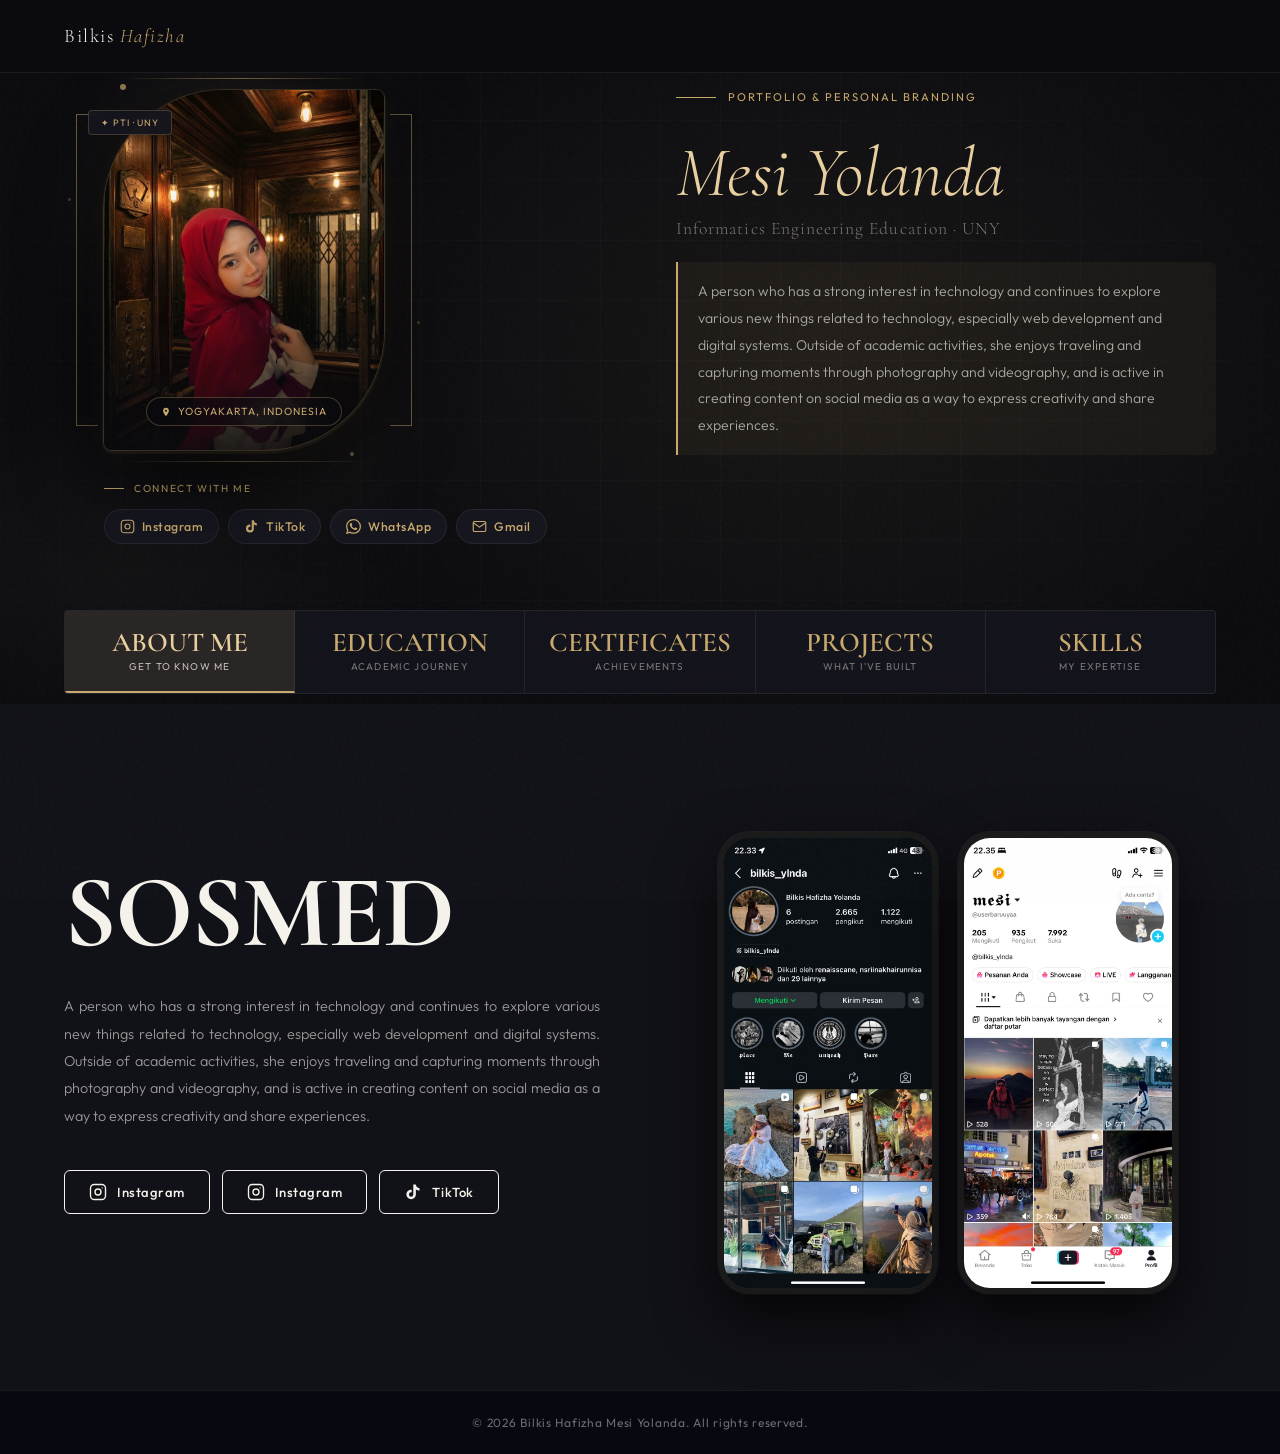
<file: index.html>
<!DOCTYPE html>
<html lang="en">
<head>
<meta charset="UTF-8"/>
<meta name="viewport" content="width=device-width, initial-scale=1.0"/>
<title>Bilkis Hafizha — Portfolio</title>
<link href="https://fonts.googleapis.com/css2?family=Cormorant+Garamond:ital,wght@0,300;0,400;0,600;1,300;1,400&family=Outfit:wght@300;400;500;600&display=swap" rel="stylesheet"/>
<style>
:root{--bg:#0b0b0f;--bg2:#111118;--surface:#16161f;--border:rgba(255,255,255,0.07);--gold:#c8a96e;--gold2:#e8cfa0;--gold-glow:rgba(200,169,110,0.15);--white:#f5f2ec;--muted:rgba(245,242,236,0.45);}
*,*::before,*::after{margin:0;padding:0;box-sizing:border-box;}
html{scroll-behavior:smooth;}
body{font-family:'Outfit',sans-serif;background:var(--bg);color:var(--white);overflow-x:hidden;}
body::before{content:'';position:fixed;inset:0;z-index:1;pointer-events:none;opacity:0.025;background-image:url("data:image/svg+xml,%3Csvg viewBox='0 0 256 256' xmlns='http://www.w3.org/2000/svg'%3E%3Cfilter id='n'%3E%3CfeTurbulence type='fractalNoise' baseFrequency='0.9' numOctaves='4' stitchTiles='stitch'/%3E%3C/filter%3E%3Crect width='100%25' height='100%25' filter='url(%23n)'/%3E%3C/svg%3E");}

nav{position:fixed;top:0;left:0;right:0;z-index:500;display:flex;justify-content:space-between;align-items:center;padding:24px 64px;background:rgba(11,11,15,0.8);backdrop-filter:blur(20px);border-bottom:1px solid var(--border);}
.nav-logo{font-family:'Cormorant Garamond',serif;font-size:1.2rem;font-weight:300;letter-spacing:0.08em;color:var(--white);text-decoration:none;}
.nav-logo span{color:var(--gold);font-style:italic;}

/* HERO PERSIS */
.hero{min-height:auto;display:grid;grid-template-columns:1fr 1fr;align-items:start;padding:90px 64px 160px;gap:72px;position:relative;overflow:hidden;}
.hero-bg{position:absolute;inset:0;z-index:0;background:radial-gradient(ellipse 60% 80% at 65% 50%,rgba(200,169,110,0.07) 0%,transparent 70%),radial-gradient(ellipse 40% 40% at 10% 80%,rgba(200,169,110,0.04) 0%,transparent 60%);}
.hero-grid{position:absolute;inset:0;z-index:0;background-image:linear-gradient(rgba(255,255,255,0.02) 1px,transparent 1px),linear-gradient(90deg,rgba(255,255,255,0.02) 1px,transparent 1px);background-size:60px 60px;mask-image:radial-gradient(ellipse 80% 80% at 50% 50%,black 40%,transparent 100%);}

.hero-text{position:relative;z-index:2;animation:fadeUp 0.9s ease both;order:2;display:flex;flex-direction:column;justify-content:center;}
.eyebrow{display:flex;align-items:center;gap:12px;margin-bottom:32px;}
.eyebrow-line{width:40px;height:1px;background:var(--gold);}
.eyebrow-text{font-size:0.7rem;letter-spacing:0.18em;text-transform:uppercase;color:var(--gold);}
.hero-name{font-family:'Cormorant Garamond',serif;font-size:clamp(3rem,5.5vw,4.8rem);font-weight:300;line-height:1.05;margin-bottom:24px;}
.hero-name .italic{font-style:italic;color:var(--gold2);}
.hero-name .sub{font-size:clamp(0.9rem,1.5vw,1.1rem);font-weight:300;font-style:normal;color:var(--muted);letter-spacing:0.06em;display:block;margin-top:10px;}
.hero-desc{font-size:0.88rem;line-height:1.9;max-width:620px;font-weight:300;color:rgba(245,242,236,0.65);background:rgba(200,169,110,0.06);border-left:2px solid var(--gold);padding:16px 20px;border-radius:0 6px 6px 0;}

.hero-right{position:relative;z-index:2;display:flex;flex-direction:column;align-items:flex-start;gap:32px;animation:fadeUp 0.9s 0.15s ease both;order:1;padding-left:40px;}
.hero-contact-wrap{width:100%;}
.hero-contact-label{font-size:0.64rem;letter-spacing:0.16em;text-transform:uppercase;color:var(--gold);margin-bottom:14px;display:flex;align-items:center;gap:10px;}
.hero-contact-label::before{content:'';width:20px;height:1px;background:var(--gold);}
.hero-cpills{display:flex;flex-wrap:wrap;gap:9px;align-items:center;}
.hpill-icon{display:inline-flex;align-items:center;gap:7px;text-decoration:none;padding:9px 15px;border:1px solid var(--border);border-radius:40px;font-family:'Outfit',sans-serif;font-size:0.77rem;font-weight:500;letter-spacing:0.04em;color:var(--gold);background:var(--surface);white-space:nowrap;transition:all 0.25s;cursor:pointer;}
.hpill-icon svg{flex-shrink:0;color:var(--gold);}
.hpill-icon:hover{color:var(--gold2);border-color:rgba(200,169,110,0.45);background:var(--gold-glow);transform:translateY(-2px);box-shadow:0 8px 20px rgba(0,0,0,0.35);}
.hpill-icon:hover svg{color:var(--gold2);}

/* Photo Scene */
.photo-scene{position:relative;width:280px;height:360px;flex-shrink:0;}
.photo-glow{position:absolute;top:50%;left:50%;transform:translate(-50%,-50%);width:380px;height:500px;background:radial-gradient(ellipse 70% 60% at 50% 40%,rgba(200,169,110,0.22) 0%,transparent 65%),radial-gradient(ellipse 40% 50% at 70% 80%,rgba(200,169,110,0.08) 0%,transparent 60%);filter:blur(40px);animation:pulse-glow 5s ease-in-out infinite alternate;pointer-events:none;}
@keyframes pulse-glow{from{opacity:0.7;transform:translate(-50%,-50%) scale(1);}to{opacity:1;transform:translate(-50%,-50%) scale(1.06);}}
.deco-bracket-left{position:absolute;top:24px;left:-28px;width:22px;height:calc(100% - 48px);border-top:1.5px solid rgba(200,169,110,0.5);border-left:1.5px solid rgba(200,169,110,0.5);border-bottom:1.5px solid rgba(200,169,110,0.5);}
.deco-bracket-right{position:absolute;top:24px;right:-28px;width:22px;height:calc(100% - 48px);border-top:1.5px solid rgba(200,169,110,0.5);border-right:1.5px solid rgba(200,169,110,0.5);border-bottom:1.5px solid rgba(200,169,110,0.5);}
.deco-line-top{position:absolute;top:-12px;left:20px;right:20px;height:1px;background:linear-gradient(90deg,transparent,var(--gold),transparent);opacity:0.6;}
.deco-line-bottom{position:absolute;bottom:-12px;left:20px;right:20px;height:1px;background:linear-gradient(90deg,transparent,var(--gold),transparent);opacity:0.6;}
.deco-dot{position:absolute;border-radius:50%;background:var(--gold);}
.deco-dot-1{width:6px;height:6px;top:-6px;left:16px;opacity:0.7;}
.deco-dot-2{width:4px;height:4px;bottom:-6px;right:30px;opacity:0.5;}
.deco-dot-3{width:3px;height:3px;top:30%;left:-36px;opacity:0.3;animation:float-dot 3.5s ease-in-out infinite alternate;}
.deco-dot-4{width:3px;height:3px;bottom:35%;right:-36px;opacity:0.3;animation:float-dot 4.2s ease-in-out infinite alternate-reverse;}
@keyframes float-dot{from{transform:translateY(0);opacity:0.2;}to{transform:translateY(-7px);opacity:0.45;}}
.photo-label-v{position:absolute;right:-54px;top:50%;transform:translateY(-50%) rotate(90deg);font-size:0.5rem;letter-spacing:0.24em;text-transform:uppercase;color:rgba(200,169,110,0.3);white-space:nowrap;pointer-events:none;}
.photo-frame{position:absolute;inset:0;border-radius:120px 8px 120px 8px;overflow:hidden;box-shadow:0 0 0 1px rgba(200,169,110,0.18),0 2px 0 2px rgba(200,169,110,0.06),0 24px 80px rgba(0,0,0,0.75),0 8px 24px rgba(200,169,110,0.08);}
.photo-frame img{width:100%;height:100%;object-fit:cover;display:block;object-position:0% top;transition:transform 0.8s ease;}
.photo-frame:hover img{transform:scale(1.05);}
.photo-frame::before{content:'';position:absolute;inset:0;background:radial-gradient(ellipse at 50% 0%,rgba(200,169,110,0.04) 0%,transparent 60%),linear-gradient(180deg,transparent 45%,rgba(11,11,15,0.45) 75%,rgba(11,11,15,0.85) 100%);z-index:1;pointer-events:none;}
.photo-badge-wrap{position:absolute;bottom:0;left:0;right:0;padding:18px 20px 24px;z-index:2;display:flex;align-items:center;justify-content:center;}
.photo-badge{display:inline-flex;align-items:center;gap:7px;background:rgba(11,11,15,0.6);border:1px solid rgba(200,169,110,0.3);padding:7px 14px;border-radius:40px;font-size:0.65rem;letter-spacing:0.1em;text-transform:uppercase;color:var(--gold);backdrop-filter:blur(12px);}
.photo-chip{position:absolute;top:20px;left:-16px;background:rgba(22,22,31,0.92);border:1px solid rgba(200,169,110,0.25);padding:6px 12px;border-radius:4px;font-size:0.58rem;letter-spacing:0.1em;text-transform:uppercase;color:var(--gold);backdrop-filter:blur(10px);z-index:5;animation:float-chip 4s ease-in-out infinite alternate;}
@keyframes float-chip{from{transform:translateY(0);}to{transform:translateY(-5px);}}

/* TAB BAR */
.tab-bar{position:absolute;bottom:10px;left:64px;right:64px;z-index:2;display:flex;border:1px solid var(--border);border-radius:4px;background:rgba(22,22,31,0.85);backdrop-filter:blur(14px);overflow:hidden;}
.tab-btn{flex:1;padding:18px 8px;text-align:center;border-right:1px solid var(--border);background:transparent;border-top:none;border-bottom:none;border-left:none;cursor:pointer;transition:background 0.25s;display:flex;flex-direction:column;align-items:center;gap:4px;text-decoration:none;}
.tab-btn:last-child{border-right:none;}
.tab-btn-n{font-family:'Cormorant Garamond',serif;font-size:1.7rem;font-weight:600;color:var(--gold);display:block;line-height:1;transition:color 0.25s;}
.tab-btn-l{font-size:0.62rem;letter-spacing:0.12em;text-transform:uppercase;color:var(--muted);transition:color 0.25s;}
.tab-btn:hover{background:var(--gold-glow);}
.tab-btn:hover .tab-btn-n{color:var(--gold2);}
.tab-btn:hover .tab-btn-l{color:rgba(245,242,236,0.7);}
.tab-btn.active{background:rgba(200,169,110,0.12);border-bottom:2px solid var(--gold);}
.tab-btn.active .tab-btn-n{color:var(--gold2);}
.tab-btn.active .tab-btn-l{color:rgba(245,242,236,0.75);}

/* ABOUT ME ASLI */
.about-section{padding:80px 64px 96px;background:var(--bg2);display:grid;grid-template-columns:1fr 1fr;gap:80px;align-items:center;scroll-margin-top:10px;}
.about-sosmed-title{font-family:'Cormorant Garamond',serif;font-size:clamp(4rem,8vw,7rem);font-weight:900;color:var(--white);line-height:0.95;letter-spacing:-0.02em;margin-bottom:32px;}
.about-desc{font-size:0.9rem;line-height:1.9;color:rgba(245,242,236,0.6);font-weight:300;margin-bottom:40px;text-align:justify;}
.about-btns{display:flex;gap:12px;flex-wrap:wrap;}
.about-btn{display:inline-flex;align-items:center;gap:10px;padding:12px 24px;border-radius:6px;border:1.5px solid var(--white);background:transparent;color:var(--white);font-family:'Outfit',sans-serif;font-size:0.82rem;font-weight:500;letter-spacing:0.04em;cursor:pointer;text-decoration:none;transition:all .25s;}
.about-btn:hover{background:var(--white);color:#0b0b0f;}
.about-btn svg{width:18px;height:18px;flex-shrink:0;}
.about-right{display:flex;gap:20px;align-items:center;justify-content:center;padding-top:48px;}
.about-phone{position:relative;width:220px;flex-shrink:0;}
.about-phone-frame{width:100%;border-radius:32px;overflow:hidden;border:6px solid #1a1a1a;box-shadow:0 24px 60px rgba(0,0,0,0.7),0 0 0 1px rgba(255,255,255,0.06);background:#0b0b0f;position:relative;}
.about-phone-frame img{width:100%;height:auto;display:block;object-fit:cover;}

#copy-toast{display:none;position:fixed;bottom:32px;left:50%;transform:translateX(-50%);background:rgba(22,22,31,0.97);border:1px solid rgba(200,169,110,0.4);color:var(--gold);padding:10px 22px;border-radius:40px;font-size:0.75rem;letter-spacing:0.08em;z-index:9999;backdrop-filter:blur(10px);}
footer{background:#080810;border-top:1px solid var(--border);padding:24px 64px;display:flex;justify-content:center;align-items:center;}
.f-copy{font-size:0.75rem;color:rgba(255,255,255,0.4);letter-spacing:0.06em;text-align:center;}
@keyframes fadeUp{from{opacity:0;transform:translateY(24px);}to{opacity:1;transform:translateY(0);}}

@media(max-width:900px){
  nav{padding:18px 24px;}
  .hero{grid-template-columns:1fr;padding:100px 24px 140px;text-align:center;gap:40px;}
  .eyebrow{justify-content:center;}
  .hero-desc{margin:0 auto;max-width:100%;}
  .hero-text{order:2;}.hero-right{order:1;}
  .hero-contact-label{justify-content:center;}
  .hero-cpills{justify-content:center;}
  .photo-scene{width:260px;height:360px;}
  .photo-label-v,.deco-dot-3,.deco-dot-4{display:none;}
  .deco-bracket-left{left:-16px;}.deco-bracket-right{right:-16px;}
  .photo-chip{left:-8px;top:14px;}
  .tab-bar{left:24px;right:24px;bottom:24px;}
  .tab-btn{padding:14px 4px;}
  .tab-btn-n{font-size:1.1rem;}.tab-btn-l{font-size:0.48rem;}
  .about-section{grid-template-columns:1fr;padding:60px 24px;}
  .about-right{padding-top:20px;}
  footer{padding:24px;}
}
@media(max-width:559px){
  .tab-bar{display:none;}
  .hpill-icon{padding:8px 12px;font-size:0.72rem;}
  .about-right{flex-direction:column;align-items:center;gap:28px;}
  .about-phone{width:min(78vw,260px);}
  .about-sosmed-title{font-size:clamp(3rem,16vw,4.5rem);}
  .about-desc{text-align:left;}
  .about-btns{flex-direction:column;align-items:stretch;}
  .about-btn{justify-content:center;}
}

.nav-toggle{display:none;background:none;border:none;color:var(--white);cursor:pointer;padding:8px;z-index:601;position:relative;width:34px;height:34px;align-items:center;justify-content:center;}
.nav-toggle span{display:block;width:20px;height:2px;background:var(--white);border-radius:2px;position:absolute;transition:all .3s ease;}
.nav-toggle span:nth-child(1){transform:translateY(-6px);}
.nav-toggle span:nth-child(3){transform:translateY(6px);}
.nav-toggle.open span:nth-child(1){transform:rotate(45deg);}
.nav-toggle.open span:nth-child(2){opacity:0;}
.nav-toggle.open span:nth-child(3){transform:rotate(-45deg);}
.menu-overlay-bg{position:fixed;inset:0;background:rgba(0,0,0,0.55);z-index:550;opacity:0;pointer-events:none;transition:opacity .3s ease;}
.menu-overlay-bg.open{opacity:1;pointer-events:all;}
.mobile-menu{position:fixed;top:0;right:-85%;width:78%;max-width:320px;height:100%;background:rgba(14,14,20,0.98);backdrop-filter:blur(20px);z-index:600;transition:right .35s ease;border-left:1px solid var(--border);padding:96px 24px 40px;display:flex;flex-direction:column;gap:8px;overflow-y:auto;box-shadow:-20px 0 60px rgba(0,0,0,0.5);}
.mobile-menu.open{right:0;}
.mm-link{display:flex;flex-direction:column;gap:3px;text-decoration:none;color:var(--white);padding:14px 16px;border-radius:8px;border:1px solid transparent;font-family:'Outfit',sans-serif;transition:all .2s;}
.mm-link:hover{background:rgba(200,169,110,0.08);}
.mm-link.active{background:rgba(200,169,110,0.14);border-color:rgba(200,169,110,0.4);}
.mm-t{font-family:'Cormorant Garamond',serif;font-size:1.15rem;font-weight:600;color:var(--gold2);}
.mm-sub{font-size:0.66rem;letter-spacing:0.08em;text-transform:uppercase;color:var(--muted);}
@media(max-width:900px){
  .nav-toggle{display:flex;}
}
</style>
</head>
<body>

<nav><a class="nav-logo" href="index.html">Bilkis <span>Hafizha</span></a><button class="nav-toggle" id="navToggle" onclick="toggleMenu()" aria-label="Menu"><span></span><span></span><span></span></button></nav>
<div class="menu-overlay-bg" id="menuOverlayBg" onclick="toggleMenu()"></div>
<div class="mobile-menu" id="mobileMenu">
    <a href="about.html#about-section" class="mm-link" onclick="toggleMenu()"><span class="mm-t">About Me</span><span class="mm-sub">Get to know me</span></a>
    <a href="education.html#education-section" class="mm-link" onclick="toggleMenu()"><span class="mm-t">Education</span><span class="mm-sub">Academic journey</span></a>
    <a href="sertifikat.html#cert-section" class="mm-link" onclick="toggleMenu()"><span class="mm-t">Certificates</span><span class="mm-sub">Achievements</span></a>
    <a href="project.html#proj-section" class="mm-link" onclick="toggleMenu()"><span class="mm-t">Projects</span><span class="mm-sub">What I've built</span></a>
    <a href="skill.html#skills-section" class="mm-link" onclick="toggleMenu()"><span class="mm-t">Skills</span><span class="mm-sub">My expertise</span></a>
</div>


<section class="hero" id="hero-section">
  <div class="hero-bg"></div>
  <div class="hero-grid"></div>
  <div class="hero-text">
    <div class="eyebrow"><span class="eyebrow-line"></span><span class="eyebrow-text">Portfolio &amp; Personal Branding</span></div>
    <h1 class="hero-name"><span class="italic">Mesi Yolanda</span><span class="sub">Informatics Engineering Education &middot; UNY</span></h1>
    <p class="hero-desc">A person who has a strong interest in technology and continues to explore various new things related to technology, especially web development and digital systems. Outside of academic activities, she enjoys traveling and capturing moments through photography and videography, and is active in creating content on social media as a way to express creativity and share experiences.</p>
  </div>
  <div class="hero-right">
    <div class="photo-scene">
      <div class="photo-glow"></div>
      <div class="deco-bracket-left"></div><div class="deco-bracket-right"></div>
      <div class="deco-line-top"></div><div class="deco-line-bottom"></div>
      <div class="deco-dot deco-dot-1"></div><div class="deco-dot deco-dot-2"></div>
      <div class="deco-dot deco-dot-3"></div><div class="deco-dot deco-dot-4"></div>
      <span class="photo-label-v">Yogyakarta &middot; Indonesia &middot; UNY 2024</span>
      <div class="photo-chip">&#10022; PTI &middot; UNY</div>
      <div class="photo-frame">
        <img src="profil.jpg" alt="Bilkis Hafizha Mesi Yolanda"/>
        <div class="photo-badge-wrap">
          <div class="photo-badge">
            <svg width="10" height="10" fill="currentColor" viewBox="0 0 24 24"><path d="M12 2C8.13 2 5 5.13 5 9c0 5.25 7 13 7 13s7-7.75 7-13c0-3.87-3.13-7-7-7zm0 9.5c-1.38 0-2.5-1.12-2.5-2.5s1.12-2.5 2.5-2.5 2.5 1.12 2.5 2.5-1.12 2.5-2.5 2.5z"/></svg>
            Yogyakarta, Indonesia
          </div>
        </div>
      </div>
    </div>
    <div class="hero-contact-wrap">
      <p class="hero-contact-label">Connect With Me</p>
      <div class="hero-cpills">
        <a class="hpill-icon" href="https://www.instagram.com/bilkis_ylnda/" target="_blank" rel="noopener"><svg width="15" height="15" fill="none" stroke="currentColor" stroke-width="1.8" viewBox="0 0 24 24"><rect x="2" y="2" width="20" height="20" rx="5"/><circle cx="12" cy="12" r="4"/><circle cx="17.5" cy="6.5" r="0.8" fill="currentColor" stroke="none"/></svg>Instagram</a>
        <a class="hpill-icon" href="https://www.tiktok.com/@userbaruuyaa" target="_blank" rel="noopener"><svg width="15" height="15" viewBox="0 0 24 24" fill="currentColor"><path d="M19.59 6.69a4.83 4.83 0 01-3.77-4.25V2h-3.45v13.67a2.89 2.89 0 01-2.88 2.5 2.89 2.89 0 01-2.89-2.89 2.89 2.89 0 012.89-2.89c.28 0 .54.04.79.1V9.01a6.33 6.33 0 00-.79-.05 6.34 6.34 0 00-6.34 6.34 6.34 6.34 0 006.34 6.34 6.34 6.34 0 006.33-6.34V8.69a8.17 8.17 0 004.78 1.52V6.77a4.85 4.85 0 01-1.01-.08z"/></svg>TikTok</a>
        <a class="hpill-icon" href="https://wa.me/6289533865173" target="_blank" rel="noopener"><svg width="15" height="15" fill="currentColor" viewBox="0 0 24 24"><path d="M17.472 14.382c-.297-.149-1.758-.867-2.03-.967-.273-.099-.471-.148-.67.15-.197.297-.767.966-.94 1.164-.173.199-.347.223-.644.075-.297-.15-1.255-.463-2.39-1.475-.883-.788-1.48-1.761-1.653-2.059-.173-.297-.018-.458.13-.606.134-.133.298-.347.446-.52.149-.174.198-.298.298-.497.099-.198.05-.371-.025-.52-.075-.149-.669-1.612-.916-2.207-.242-.579-.487-.5-.669-.51-.173-.008-.371-.01-.57-.01-.198 0-.52.074-.792.372-.272.297-1.04 1.016-1.04 2.479 0 1.462 1.065 2.875 1.213 3.074.149.198 2.096 3.2 5.077 4.487.709.306 1.262.489 1.694.625.712.227 1.36.195 1.871.118.571-.085 1.758-.719 2.006-1.413.248-.694.248-1.289.173-1.413-.074-.124-.272-.198-.57-.347m-5.421 7.403h-.004a9.87 9.87 0 01-5.031-1.378l-.361-.214-3.741.982.998-3.648-.235-.374a9.86 9.86 0 01-1.51-5.26c.001-5.45 4.436-9.884 9.888-9.884 2.64 0 5.122 1.03 6.988 2.898a9.825 9.825 0 012.893 6.994c-.003 5.45-4.437 9.884-9.885 9.884m8.413-18.297A11.815 11.815 0 0012.05 0C5.495 0 .16 5.335.157 11.892c0 2.096.547 4.142 1.588 5.945L.057 24l6.305-1.654a11.882 11.882 0 005.683 1.448h.005c6.554 0 11.89-5.335 11.893-11.893a11.821 11.821 0 00-3.48-8.413z"/></svg>WhatsApp</a>
        <a class="hpill-icon" href="mailto:bilkishafizha2005@gmail.com" onclick="copyEmail(event)"><svg width="15" height="15" fill="none" stroke="currentColor" stroke-width="1.8" viewBox="0 0 24 24"><path d="M4 4h16a2 2 0 012 2v12a2 2 0 01-2 2H4a2 2 0 01-2-2V6a2 2 0 012-2z"/><polyline points="22,6 12,13 2,6"/></svg>Gmail</a>
      </div>
    </div>
  </div>
  <div id="copy-toast">Email copied!</div>
  <div class="tab-bar">
    <a href="about.html#about-section" class="tab-btn active"><span class="tab-btn-n">ABOUT ME</span><span class="tab-btn-l">Get to know me</span></a>
    <a href="education.html#education-section" class="tab-btn"><span class="tab-btn-n">EDUCATION</span><span class="tab-btn-l">Academic journey</span></a>
    <a href="sertifikat.html#cert-section" class="tab-btn"><span class="tab-btn-n">CERTIFICATES</span><span class="tab-btn-l">Achievements</span></a>
    <a href="project.html#proj-section" class="tab-btn"><span class="tab-btn-n">PROJECTS</span><span class="tab-btn-l">What I've built</span></a>
    <a href="skill.html#skills-section" class="tab-btn"><span class="tab-btn-n">SKILLS</span><span class="tab-btn-l">My expertise</span></a>
  </div>
</section>

<!-- About Section Asli -->
<div class="about-section" id="about-section">
  <div class="about-left">
    <div class="about-sosmed-title">SOSMED</div>
    <p class="about-desc">A person who has a strong interest in technology and continues to explore various new things related to technology, especially web development and digital systems. Outside of academic activities, she enjoys traveling and capturing moments through photography and videography, and is active in creating content on social media as a way to express creativity and share experiences.</p>
    <div class="about-btns">
      <a class="about-btn" href="https://www.instagram.com/bilkis_ylnda/" target="_blank" rel="noopener">
        <svg fill="none" stroke="currentColor" stroke-width="1.8" viewBox="0 0 24 24"><rect x="2" y="2" width="20" height="20" rx="5"/><circle cx="12" cy="12" r="4"/><circle cx="17.5" cy="6.5" r="0.8" fill="currentColor" stroke="none"/></svg>
        Instagram
      </a>
      <a class="about-btn" href="https://www.instagram.com/bilkismesi?stkn=MWkzZjQxOTFkYnFscw%3D%3D&amp;utm_source=qr" target="_blank" rel="noopener">
        <svg fill="none" stroke="currentColor" stroke-width="1.8" viewBox="0 0 24 24"><rect x="2" y="2" width="20" height="20" rx="5"/><circle cx="12" cy="12" r="4"/><circle cx="17.5" cy="6.5" r="0.8" fill="currentColor" stroke="none"/></svg>
        Instagram
      </a>
      <a class="about-btn" href="https://www.tiktok.com/@userbaruuyaa" target="_blank" rel="noopener">
        <svg viewBox="0 0 24 24" fill="currentColor"><path d="M19.59 6.69a4.83 4.83 0 01-3.77-4.25V2h-3.45v13.67a2.89 2.89 0 01-2.88 2.5 2.89 2.89 0 01-2.89-2.89 2.89 2.89 0 012.89-2.89c.28 0 .54.04.79.1V9.01a6.33 6.33 0 00-.79-.05 6.34 6.34 0 00-6.34 6.34 6.34 6.34 0 006.34 6.34 6.34 6.34 0 006.33-6.34V8.69a8.17 8.17 0 004.78 1.52V6.77a4.85 4.85 0 01-1.01-.08z"/></svg>
        TikTok
      </a>
    </div>
  </div>
  <div class="about-right">
    <div class="about-phone">
      <div class="about-phone-frame">
        <img src="instagram.png" alt="Instagram Profile"/>
      </div>
    </div>
    <div class="about-phone">
      <div class="about-phone-frame">
        <img src="tiktok.png" alt="TikTok Profile"/>
      </div>
    </div>
  </div>
</div>

<footer>
  <p class="f-copy">&copy; 2026 Bilkis Hafizha Mesi Yolanda. All rights reserved.</p>
</footer>

<script>
function toggleMenu(){
  document.getElementById('mobileMenu').classList.toggle('open');
  document.getElementById('menuOverlayBg').classList.toggle('open');
  document.getElementById('navToggle').classList.toggle('open');
}

function copyEmail(e) {
  navigator.clipboard.writeText('bilkishafizha2005@gmail.com').then(() => {
    const t = document.getElementById('copy-toast');
    t.style.display = 'block';
    setTimeout(() => { t.style.display = 'none'; }, 2500);
  });
}
// Auto-scroll to section if hash exists or after click
window.addEventListener('DOMContentLoaded', () => {
  if (window.location.hash) {
    const el = document.querySelector(window.location.hash);
    if (el) el.scrollIntoView({ behavior: 'smooth' });
  }
});
</script>

</body>
</html>
</file>
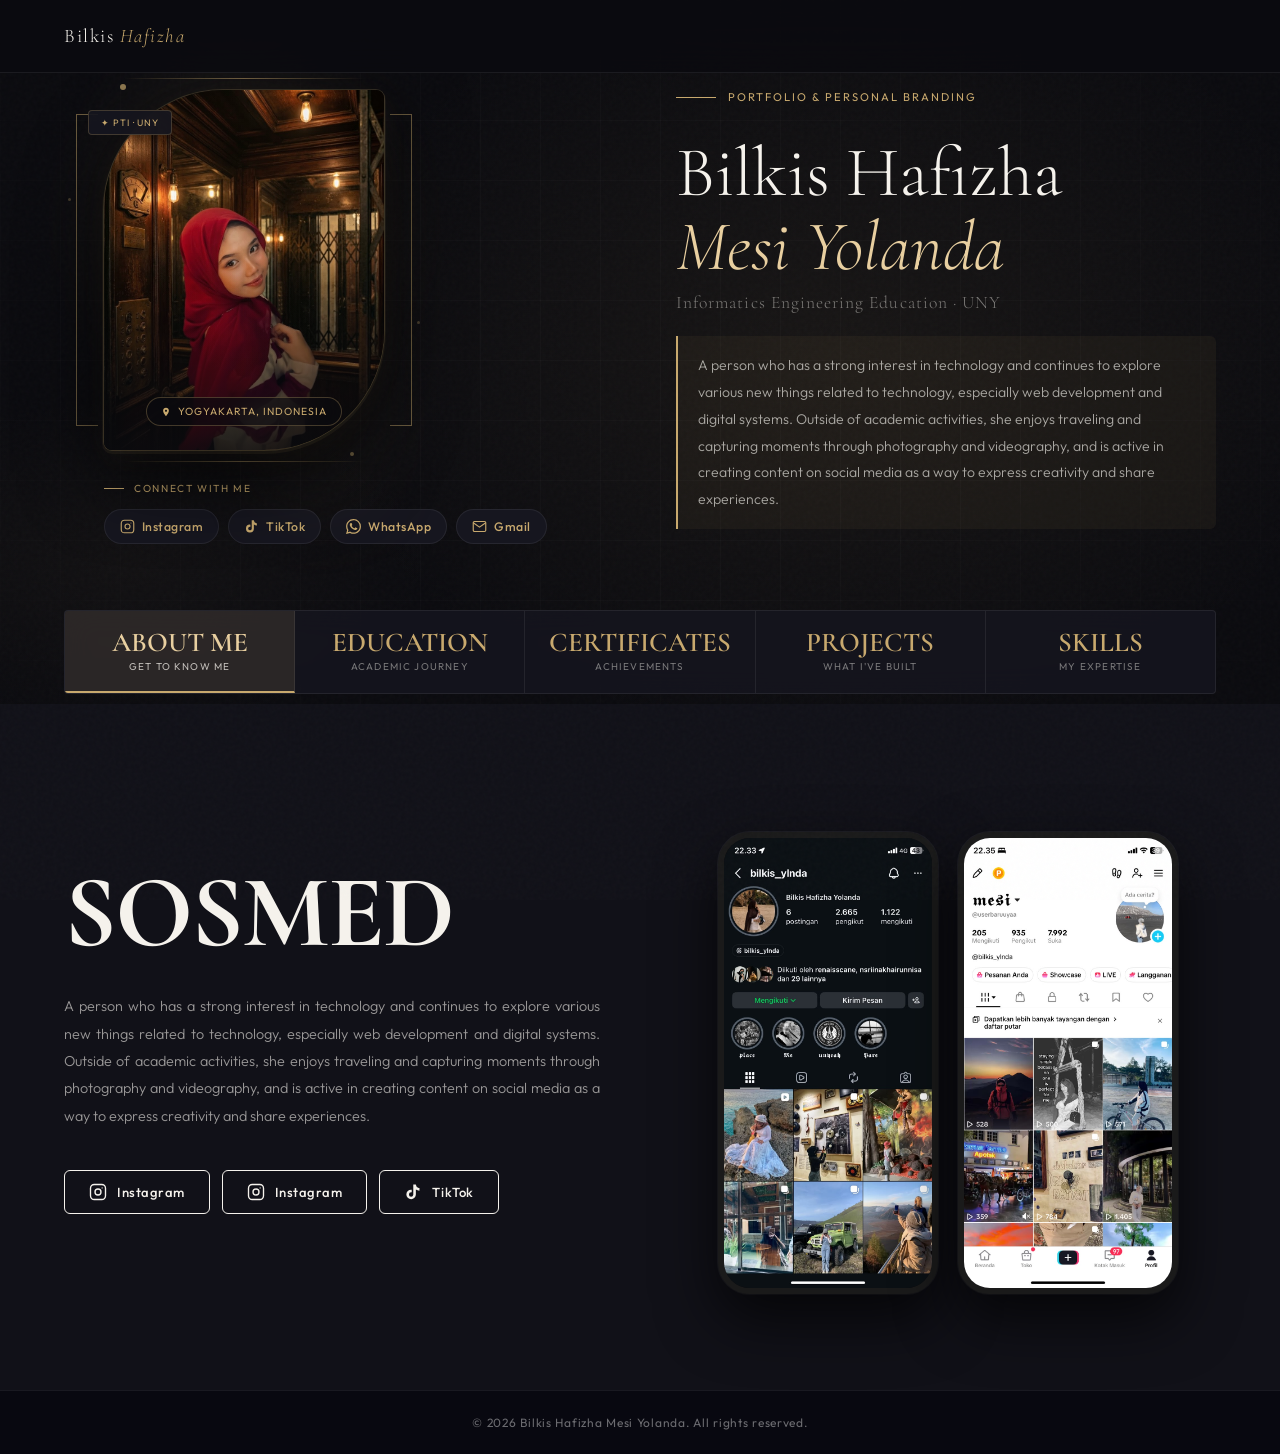
<file: about.html>
<!DOCTYPE html>
<html lang="en">
<head>
<meta charset="UTF-8"/>
<meta name="viewport" content="width=device-width, initial-scale=1.0"/>
<title>About Me — Bilkis Hafizha</title>
<link href="https://fonts.googleapis.com/css2?family=Cormorant+Garamond:ital,wght@0,300;0,400;0,600;1,300;1,400&family=Outfit:wght@300;400;500;600&display=swap" rel="stylesheet"/>
<style>
:root{--bg:#0b0b0f;--bg2:#111118;--surface:#16161f;--border:rgba(255,255,255,0.07);--gold:#c8a96e;--gold2:#e8cfa0;--gold-glow:rgba(200,169,110,0.15);--white:#f5f2ec;--muted:rgba(245,242,236,0.45);}
*,*::before,*::after{margin:0;padding:0;box-sizing:border-box;}
html{scroll-behavior:smooth;}
body{font-family:'Outfit',sans-serif;background:var(--bg);color:var(--white);overflow-x:hidden;}
body::before{content:'';position:fixed;inset:0;z-index:1;pointer-events:none;opacity:0.025;background-image:url("data:image/svg+xml,%3Csvg viewBox='0 0 256 256' xmlns='http://www.w3.org/2000/svg'%3E%3Cfilter id='n'%3E%3CfeTurbulence type='fractalNoise' baseFrequency='0.9' numOctaves='4' stitchTiles='stitch'/%3E%3C/filter%3E%3Crect width='100%25' height='100%25' filter='url(%23n)'/%3E%3C/svg%3E");}

nav{position:fixed;top:0;left:0;right:0;z-index:500;display:flex;justify-content:space-between;align-items:center;padding:24px 64px;background:rgba(11,11,15,0.8);backdrop-filter:blur(20px);border-bottom:1px solid var(--border);}
.nav-logo{font-family:'Cormorant Garamond',serif;font-size:1.2rem;font-weight:300;letter-spacing:0.08em;color:var(--white);text-decoration:none;}
.nav-logo span{color:var(--gold);font-style:italic;}

/* HERO PERSIS */
.hero{min-height:auto;display:grid;grid-template-columns:1fr 1fr;align-items:start;padding:90px 64px 160px;gap:72px;position:relative;overflow:hidden;}
.hero-bg{position:absolute;inset:0;z-index:0;background:radial-gradient(ellipse 60% 80% at 65% 50%,rgba(200,169,110,0.07) 0%,transparent 70%),radial-gradient(ellipse 40% 40% at 10% 80%,rgba(200,169,110,0.04) 0%,transparent 60%);}
.hero-grid{position:absolute;inset:0;z-index:0;background-image:linear-gradient(rgba(255,255,255,0.02) 1px,transparent 1px),linear-gradient(90deg,rgba(255,255,255,0.02) 1px,transparent 1px);background-size:60px 60px;mask-image:radial-gradient(ellipse 80% 80% at 50% 50%,black 40%,transparent 100%);}

.hero-text{position:relative;z-index:2;animation:fadeUp 0.9s ease both;order:2;display:flex;flex-direction:column;justify-content:center;}
.eyebrow{display:flex;align-items:center;gap:12px;margin-bottom:32px;}
.eyebrow-line{width:40px;height:1px;background:var(--gold);}
.eyebrow-text{font-size:0.7rem;letter-spacing:0.18em;text-transform:uppercase;color:var(--gold);}
.hero-name{font-family:'Cormorant Garamond',serif;font-size:clamp(3rem,5.5vw,4.8rem);font-weight:300;line-height:1.05;margin-bottom:24px;}
.hero-name .italic{font-style:italic;color:var(--gold2);}
.hero-name .sub{font-size:clamp(0.9rem,1.5vw,1.1rem);font-weight:300;font-style:normal;color:var(--muted);letter-spacing:0.06em;display:block;margin-top:10px;}
.hero-desc{font-size:0.88rem;line-height:1.9;max-width:620px;font-weight:300;color:rgba(245,242,236,0.65);background:rgba(200,169,110,0.06);border-left:2px solid var(--gold);padding:16px 20px;border-radius:0 6px 6px 0;}

.hero-right{position:relative;z-index:2;display:flex;flex-direction:column;align-items:flex-start;gap:32px;animation:fadeUp 0.9s 0.15s ease both;order:1;padding-left:40px;}
.hero-contact-wrap{width:100%;}
.hero-contact-label{font-size:0.64rem;letter-spacing:0.16em;text-transform:uppercase;color:var(--gold);margin-bottom:14px;display:flex;align-items:center;gap:10px;}
.hero-contact-label::before{content:'';width:20px;height:1px;background:var(--gold);}
.hero-cpills{display:flex;flex-wrap:wrap;gap:9px;align-items:center;}
.hpill-icon{display:inline-flex;align-items:center;gap:7px;text-decoration:none;padding:9px 15px;border:1px solid var(--border);border-radius:40px;font-family:'Outfit',sans-serif;font-size:0.77rem;font-weight:500;letter-spacing:0.04em;color:var(--gold);background:var(--surface);white-space:nowrap;transition:all 0.25s;cursor:pointer;}
.hpill-icon svg{flex-shrink:0;color:var(--gold);}
.hpill-icon:hover{color:var(--gold2);border-color:rgba(200,169,110,0.45);background:var(--gold-glow);transform:translateY(-2px);box-shadow:0 8px 20px rgba(0,0,0,0.35);}
.hpill-icon:hover svg{color:var(--gold2);}

/* Photo Scene */
.photo-scene{position:relative;width:280px;height:360px;flex-shrink:0;}
.photo-glow{position:absolute;top:50%;left:50%;transform:translate(-50%,-50%);width:380px;height:500px;background:radial-gradient(ellipse 70% 60% at 50% 40%,rgba(200,169,110,0.22) 0%,transparent 65%),radial-gradient(ellipse 40% 50% at 70% 80%,rgba(200,169,110,0.08) 0%,transparent 60%);filter:blur(40px);animation:pulse-glow 5s ease-in-out infinite alternate;pointer-events:none;}
@keyframes pulse-glow{from{opacity:0.7;transform:translate(-50%,-50%) scale(1);}to{opacity:1;transform:translate(-50%,-50%) scale(1.06);}}
.deco-bracket-left{position:absolute;top:24px;left:-28px;width:22px;height:calc(100% - 48px);border-top:1.5px solid rgba(200,169,110,0.5);border-left:1.5px solid rgba(200,169,110,0.5);border-bottom:1.5px solid rgba(200,169,110,0.5);}
.deco-bracket-right{position:absolute;top:24px;right:-28px;width:22px;height:calc(100% - 48px);border-top:1.5px solid rgba(200,169,110,0.5);border-right:1.5px solid rgba(200,169,110,0.5);border-bottom:1.5px solid rgba(200,169,110,0.5);}
.deco-line-top{position:absolute;top:-12px;left:20px;right:20px;height:1px;background:linear-gradient(90deg,transparent,var(--gold),transparent);opacity:0.6;}
.deco-line-bottom{position:absolute;bottom:-12px;left:20px;right:20px;height:1px;background:linear-gradient(90deg,transparent,var(--gold),transparent);opacity:0.6;}
.deco-dot{position:absolute;border-radius:50%;background:var(--gold);}
.deco-dot-1{width:6px;height:6px;top:-6px;left:16px;opacity:0.7;}
.deco-dot-2{width:4px;height:4px;bottom:-6px;right:30px;opacity:0.5;}
.deco-dot-3{width:3px;height:3px;top:30%;left:-36px;opacity:0.3;animation:float-dot 3.5s ease-in-out infinite alternate;}
.deco-dot-4{width:3px;height:3px;bottom:35%;right:-36px;opacity:0.3;animation:float-dot 4.2s ease-in-out infinite alternate-reverse;}
@keyframes float-dot{from{transform:translateY(0);opacity:0.2;}to{transform:translateY(-7px);opacity:0.45;}}
.photo-label-v{position:absolute;right:-54px;top:50%;transform:translateY(-50%) rotate(90deg);font-size:0.5rem;letter-spacing:0.24em;text-transform:uppercase;color:rgba(200,169,110,0.3);white-space:nowrap;pointer-events:none;}
.photo-frame{position:absolute;inset:0;border-radius:120px 8px 120px 8px;overflow:hidden;box-shadow:0 0 0 1px rgba(200,169,110,0.18),0 2px 0 2px rgba(200,169,110,0.06),0 24px 80px rgba(0,0,0,0.75),0 8px 24px rgba(200,169,110,0.08);}
.photo-frame img{width:100%;height:100%;object-fit:cover;display:block;object-position:0% top;transition:transform 0.8s ease;}
.photo-frame:hover img{transform:scale(1.05);}
.photo-frame::before{content:'';position:absolute;inset:0;background:radial-gradient(ellipse at 50% 0%,rgba(200,169,110,0.04) 0%,transparent 60%),linear-gradient(180deg,transparent 45%,rgba(11,11,15,0.45) 75%,rgba(11,11,15,0.85) 100%);z-index:1;pointer-events:none;}
.photo-badge-wrap{position:absolute;bottom:0;left:0;right:0;padding:18px 20px 24px;z-index:2;display:flex;align-items:center;justify-content:center;}
.photo-badge{display:inline-flex;align-items:center;gap:7px;background:rgba(11,11,15,0.6);border:1px solid rgba(200,169,110,0.3);padding:7px 14px;border-radius:40px;font-size:0.65rem;letter-spacing:0.1em;text-transform:uppercase;color:var(--gold);backdrop-filter:blur(12px);}
.photo-chip{position:absolute;top:20px;left:-16px;background:rgba(22,22,31,0.92);border:1px solid rgba(200,169,110,0.25);padding:6px 12px;border-radius:4px;font-size:0.58rem;letter-spacing:0.1em;text-transform:uppercase;color:var(--gold);backdrop-filter:blur(10px);z-index:5;animation:float-chip 4s ease-in-out infinite alternate;}
@keyframes float-chip{from{transform:translateY(0);}to{transform:translateY(-5px);}}

/* TAB BAR */
.tab-bar{position:absolute;bottom:10px;left:64px;right:64px;z-index:2;display:flex;border:1px solid var(--border);border-radius:4px;background:rgba(22,22,31,0.85);backdrop-filter:blur(14px);overflow:hidden;}
.tab-btn{flex:1;padding:18px 8px;text-align:center;border-right:1px solid var(--border);background:transparent;border-top:none;border-bottom:none;border-left:none;cursor:pointer;transition:background 0.25s;display:flex;flex-direction:column;align-items:center;gap:4px;text-decoration:none;}
.tab-btn:last-child{border-right:none;}
.tab-btn-n{font-family:'Cormorant Garamond',serif;font-size:1.7rem;font-weight:600;color:var(--gold);display:block;line-height:1;transition:color 0.25s;}
.tab-btn-l{font-size:0.62rem;letter-spacing:0.12em;text-transform:uppercase;color:var(--muted);transition:color 0.25s;}
.tab-btn:hover{background:var(--gold-glow);}
.tab-btn:hover .tab-btn-n{color:var(--gold2);}
.tab-btn:hover .tab-btn-l{color:rgba(245,242,236,0.7);}
.tab-btn.active{background:rgba(200,169,110,0.12);border-bottom:2px solid var(--gold);}
.tab-btn.active .tab-btn-n{color:var(--gold2);}
.tab-btn.active .tab-btn-l{color:rgba(245,242,236,0.75);}

/* ABOUT ME ASLI */
.about-section{padding:80px 64px 96px;background:var(--bg2);display:grid;grid-template-columns:1fr 1fr;gap:80px;align-items:center;scroll-margin-top:10px;}
.about-sosmed-title{font-family:'Cormorant Garamond',serif;font-size:clamp(4rem,8vw,7rem);font-weight:900;color:var(--white);line-height:0.95;letter-spacing:-0.02em;margin-bottom:32px;}
.about-desc{font-size:0.9rem;line-height:1.9;color:rgba(245,242,236,0.6);font-weight:300;margin-bottom:40px;text-align:justify;}
.about-btns{display:flex;gap:12px;flex-wrap:wrap;}
.about-btn{display:inline-flex;align-items:center;gap:10px;padding:12px 24px;border-radius:6px;border:1.5px solid var(--white);background:transparent;color:var(--white);font-family:'Outfit',sans-serif;font-size:0.82rem;font-weight:500;letter-spacing:0.04em;cursor:pointer;text-decoration:none;transition:all .25s;}
.about-btn:hover{background:var(--white);color:#0b0b0f;}
.about-btn svg{width:18px;height:18px;flex-shrink:0;}
.about-right{display:flex;gap:20px;align-items:center;justify-content:center;padding-top:48px;}
.about-phone{position:relative;width:220px;flex-shrink:0;}
.about-phone-frame{width:100%;border-radius:32px;overflow:hidden;border:6px solid #1a1a1a;box-shadow:0 24px 60px rgba(0,0,0,0.7),0 0 0 1px rgba(255,255,255,0.06);background:#0b0b0f;position:relative;}
.about-phone-frame img{width:100%;height:auto;display:block;object-fit:cover;}

#copy-toast{display:none;position:fixed;bottom:32px;left:50%;transform:translateX(-50%);background:rgba(22,22,31,0.97);border:1px solid rgba(200,169,110,0.4);color:var(--gold);padding:10px 22px;border-radius:40px;font-size:0.75rem;letter-spacing:0.08em;z-index:9999;backdrop-filter:blur(10px);}
footer{background:#080810;border-top:1px solid var(--border);padding:24px 64px;display:flex;justify-content:center;align-items:center;}
.f-copy{font-size:0.75rem;color:rgba(255,255,255,0.4);letter-spacing:0.06em;text-align:center;}
@keyframes fadeUp{from{opacity:0;transform:translateY(24px);}to{opacity:1;transform:translateY(0);}}

@media(max-width:900px){
  nav{padding:18px 24px;}
  .hero{grid-template-columns:1fr;padding:100px 24px 140px;text-align:center;gap:40px;}
  .eyebrow{justify-content:center;}
  .hero-desc{margin:0 auto;max-width:100%;}
  .hero-text{order:2;}.hero-right{order:1;}
  .hero-contact-label{justify-content:center;}
  .hero-cpills{justify-content:center;}
  .photo-scene{width:260px;height:360px;}
  .photo-label-v,.deco-dot-3,.deco-dot-4{display:none;}
  .deco-bracket-left{left:-16px;}.deco-bracket-right{right:-16px;}
  .photo-chip{left:-8px;top:14px;}
  .tab-bar{left:24px;right:24px;bottom:24px;}
  .tab-btn{padding:14px 4px;}
  .tab-btn-n{font-size:1.1rem;}.tab-btn-l{font-size:0.48rem;}
  .about-section{grid-template-columns:1fr;padding:60px 24px;}
  .about-right{padding-top:20px;}
  footer{padding:24px;}
}
@media(max-width:559px){
  .tab-bar{display:none;}
  .hpill-icon{padding:8px 12px;font-size:0.72rem;}
  .about-right{flex-direction:column;align-items:center;gap:28px;}
  .about-phone{width:min(78vw,260px);}
  .about-sosmed-title{font-size:clamp(3rem,16vw,4.5rem);}
  .about-desc{text-align:left;}
  .about-btns{flex-direction:column;align-items:stretch;}
  .about-btn{justify-content:center;}
}

.nav-toggle{display:none;background:none;border:none;color:var(--white);cursor:pointer;padding:8px;z-index:601;position:relative;width:34px;height:34px;align-items:center;justify-content:center;}
.nav-toggle span{display:block;width:20px;height:2px;background:var(--white);border-radius:2px;position:absolute;transition:all .3s ease;}
.nav-toggle span:nth-child(1){transform:translateY(-6px);}
.nav-toggle span:nth-child(3){transform:translateY(6px);}
.nav-toggle.open span:nth-child(1){transform:rotate(45deg);}
.nav-toggle.open span:nth-child(2){opacity:0;}
.nav-toggle.open span:nth-child(3){transform:rotate(-45deg);}
.menu-overlay-bg{position:fixed;inset:0;background:rgba(0,0,0,0.55);z-index:550;opacity:0;pointer-events:none;transition:opacity .3s ease;}
.menu-overlay-bg.open{opacity:1;pointer-events:all;}
.mobile-menu{position:fixed;top:0;right:-85%;width:78%;max-width:320px;height:100%;background:rgba(14,14,20,0.98);backdrop-filter:blur(20px);z-index:600;transition:right .35s ease;border-left:1px solid var(--border);padding:96px 24px 40px;display:flex;flex-direction:column;gap:8px;overflow-y:auto;box-shadow:-20px 0 60px rgba(0,0,0,0.5);}
.mobile-menu.open{right:0;}
.mm-link{display:flex;flex-direction:column;gap:3px;text-decoration:none;color:var(--white);padding:14px 16px;border-radius:8px;border:1px solid transparent;font-family:'Outfit',sans-serif;transition:all .2s;}
.mm-link:hover{background:rgba(200,169,110,0.08);}
.mm-link.active{background:rgba(200,169,110,0.14);border-color:rgba(200,169,110,0.4);}
.mm-t{font-family:'Cormorant Garamond',serif;font-size:1.15rem;font-weight:600;color:var(--gold2);}
.mm-sub{font-size:0.66rem;letter-spacing:0.08em;text-transform:uppercase;color:var(--muted);}
@media(max-width:900px){
  .nav-toggle{display:flex;}
}
</style>
</head>
<body>

<nav><a class="nav-logo" href="index.html">Bilkis <span>Hafizha</span></a><button class="nav-toggle" id="navToggle" onclick="toggleMenu()" aria-label="Menu"><span></span><span></span><span></span></button></nav>
<div class="menu-overlay-bg" id="menuOverlayBg" onclick="toggleMenu()"></div>
<div class="mobile-menu" id="mobileMenu">
    <a href="#about-section" class="mm-link active" onclick="toggleMenu()"><span class="mm-t">About Me</span><span class="mm-sub">Get to know me</span></a>
    <a href="education.html#education-section" class="mm-link" onclick="toggleMenu()"><span class="mm-t">Education</span><span class="mm-sub">Academic journey</span></a>
    <a href="sertifikat.html#cert-section" class="mm-link" onclick="toggleMenu()"><span class="mm-t">Certificates</span><span class="mm-sub">Achievements</span></a>
    <a href="project.html#proj-section" class="mm-link" onclick="toggleMenu()"><span class="mm-t">Projects</span><span class="mm-sub">What I've built</span></a>
    <a href="skill.html#skills-section" class="mm-link" onclick="toggleMenu()"><span class="mm-t">Skills</span><span class="mm-sub">My expertise</span></a>
</div>


<section class="hero" id="hero-section">
  <div class="hero-bg"></div>
  <div class="hero-grid"></div>
  <div class="hero-text">
    <div class="eyebrow"><span class="eyebrow-line"></span><span class="eyebrow-text">Portfolio &amp; Personal Branding</span></div>
    <h1 class="hero-name">Bilkis Hafizha<br/><span class="italic">Mesi Yolanda</span><span class="sub">Informatics Engineering Education &middot; UNY</span></h1>
    <p class="hero-desc">A person who has a strong interest in technology and continues to explore various new things related to technology, especially web development and digital systems. Outside of academic activities, she enjoys traveling and capturing moments through photography and videography, and is active in creating content on social media as a way to express creativity and share experiences.</p>
  </div>
  <div class="hero-right">
    <div class="photo-scene">
      <div class="photo-glow"></div>
      <div class="deco-bracket-left"></div><div class="deco-bracket-right"></div>
      <div class="deco-line-top"></div><div class="deco-line-bottom"></div>
      <div class="deco-dot deco-dot-1"></div><div class="deco-dot deco-dot-2"></div>
      <div class="deco-dot deco-dot-3"></div><div class="deco-dot deco-dot-4"></div>
      <span class="photo-label-v">Yogyakarta &middot; Indonesia &middot; UNY 2024</span>
      <div class="photo-chip">&#10022; PTI &middot; UNY</div>
      <div class="photo-frame">
        <img src="profil.jpg" alt="Bilkis Hafizha Mesi Yolanda"/>
        <div class="photo-badge-wrap">
          <div class="photo-badge">
            <svg width="10" height="10" fill="currentColor" viewBox="0 0 24 24"><path d="M12 2C8.13 2 5 5.13 5 9c0 5.25 7 13 7 13s7-7.75 7-13c0-3.87-3.13-7-7-7zm0 9.5c-1.38 0-2.5-1.12-2.5-2.5s1.12-2.5 2.5-2.5 2.5 1.12 2.5 2.5-1.12 2.5-2.5 2.5z"/></svg>
            Yogyakarta, Indonesia
          </div>
        </div>
      </div>
    </div>
    <div class="hero-contact-wrap">
      <p class="hero-contact-label">Connect With Me</p>
      <div class="hero-cpills">
        <a class="hpill-icon" href="https://www.instagram.com/bilkis_ylnda/" target="_blank" rel="noopener"><svg width="15" height="15" fill="none" stroke="currentColor" stroke-width="1.8" viewBox="0 0 24 24"><rect x="2" y="2" width="20" height="20" rx="5"/><circle cx="12" cy="12" r="4"/><circle cx="17.5" cy="6.5" r="0.8" fill="currentColor" stroke="none"/></svg>Instagram</a>
        <a class="hpill-icon" href="https://www.tiktok.com/@userbaruuyaa" target="_blank" rel="noopener"><svg width="15" height="15" viewBox="0 0 24 24" fill="currentColor"><path d="M19.59 6.69a4.83 4.83 0 01-3.77-4.25V2h-3.45v13.67a2.89 2.89 0 01-2.88 2.5 2.89 2.89 0 01-2.89-2.89 2.89 2.89 0 012.89-2.89c.28 0 .54.04.79.1V9.01a6.33 6.33 0 00-.79-.05 6.34 6.34 0 00-6.34 6.34 6.34 6.34 0 006.34 6.34 6.34 6.34 0 006.33-6.34V8.69a8.17 8.17 0 004.78 1.52V6.77a4.85 4.85 0 01-1.01-.08z"/></svg>TikTok</a>
        <a class="hpill-icon" href="https://wa.me/6289533865173" target="_blank" rel="noopener"><svg width="15" height="15" fill="currentColor" viewBox="0 0 24 24"><path d="M17.472 14.382c-.297-.149-1.758-.867-2.03-.967-.273-.099-.471-.148-.67.15-.197.297-.767.966-.94 1.164-.173.199-.347.223-.644.075-.297-.15-1.255-.463-2.39-1.475-.883-.788-1.48-1.761-1.653-2.059-.173-.297-.018-.458.13-.606.134-.133.298-.347.446-.52.149-.174.198-.298.298-.497.099-.198.05-.371-.025-.52-.075-.149-.669-1.612-.916-2.207-.242-.579-.487-.5-.669-.51-.173-.008-.371-.01-.57-.01-.198 0-.52.074-.792.372-.272.297-1.04 1.016-1.04 2.479 0 1.462 1.065 2.875 1.213 3.074.149.198 2.096 3.2 5.077 4.487.709.306 1.262.489 1.694.625.712.227 1.36.195 1.871.118.571-.085 1.758-.719 2.006-1.413.248-.694.248-1.289.173-1.413-.074-.124-.272-.198-.57-.347m-5.421 7.403h-.004a9.87 9.87 0 01-5.031-1.378l-.361-.214-3.741.982.998-3.648-.235-.374a9.86 9.86 0 01-1.51-5.26c.001-5.45 4.436-9.884 9.888-9.884 2.64 0 5.122 1.03 6.988 2.898a9.825 9.825 0 012.893 6.994c-.003 5.45-4.437 9.884-9.885 9.884m8.413-18.297A11.815 11.815 0 0012.05 0C5.495 0 .16 5.335.157 11.892c0 2.096.547 4.142 1.588 5.945L.057 24l6.305-1.654a11.882 11.882 0 005.683 1.448h.005c6.554 0 11.89-5.335 11.893-11.893a11.821 11.821 0 00-3.48-8.413z"/></svg>WhatsApp</a>
        <a class="hpill-icon" href="mailto:bilkishafizha2005@gmail.com" onclick="copyEmail(event)"><svg width="15" height="15" fill="none" stroke="currentColor" stroke-width="1.8" viewBox="0 0 24 24"><path d="M4 4h16a2 2 0 012 2v12a2 2 0 01-2 2H4a2 2 0 01-2-2V6a2 2 0 012-2z"/><polyline points="22,6 12,13 2,6"/></svg>Gmail</a>
      </div>
    </div>
  </div>
  <div id="copy-toast">Email copied!</div>
  <div class="tab-bar">
    <a href="#about-section" class="tab-btn active"><span class="tab-btn-n">ABOUT ME</span><span class="tab-btn-l">Get to know me</span></a>
    <a href="education.html#education-section" class="tab-btn"><span class="tab-btn-n">EDUCATION</span><span class="tab-btn-l">Academic journey</span></a>
    <a href="sertifikat.html#cert-section" class="tab-btn"><span class="tab-btn-n">CERTIFICATES</span><span class="tab-btn-l">Achievements</span></a>
    <a href="project.html#proj-section" class="tab-btn"><span class="tab-btn-n">PROJECTS</span><span class="tab-btn-l">What I've built</span></a>
    <a href="skill.html#skills-section" class="tab-btn"><span class="tab-btn-n">SKILLS</span><span class="tab-btn-l">My expertise</span></a>
  </div>
</section>

<!-- About Section Asli -->
<div class="about-section" id="about-section">
  <div class="about-left">
    <div class="about-sosmed-title">SOSMED</div>
    <p class="about-desc">A person who has a strong interest in technology and continues to explore various new things related to technology, especially web development and digital systems. Outside of academic activities, she enjoys traveling and capturing moments through photography and videography, and is active in creating content on social media as a way to express creativity and share experiences.</p>
    <div class="about-btns">
      <a class="about-btn" href="https://www.instagram.com/bilkis_ylnda/" target="_blank" rel="noopener">
        <svg fill="none" stroke="currentColor" stroke-width="1.8" viewBox="0 0 24 24"><rect x="2" y="2" width="20" height="20" rx="5"/><circle cx="12" cy="12" r="4"/><circle cx="17.5" cy="6.5" r="0.8" fill="currentColor" stroke="none"/></svg>
        Instagram
      </a>
      <a class="about-btn" href="https://www.instagram.com/bilkismesi?stkn=MWkzZjQxOTFkYnFscw%3D%3D&amp;utm_source=qr" target="_blank" rel="noopener">
        <svg fill="none" stroke="currentColor" stroke-width="1.8" viewBox="0 0 24 24"><rect x="2" y="2" width="20" height="20" rx="5"/><circle cx="12" cy="12" r="4"/><circle cx="17.5" cy="6.5" r="0.8" fill="currentColor" stroke="none"/></svg>
        Instagram
      </a>
      <a class="about-btn" href="https://www.tiktok.com/@userbaruuyaa" target="_blank" rel="noopener">
        <svg viewBox="0 0 24 24" fill="currentColor"><path d="M19.59 6.69a4.83 4.83 0 01-3.77-4.25V2h-3.45v13.67a2.89 2.89 0 01-2.88 2.5 2.89 2.89 0 01-2.89-2.89 2.89 2.89 0 012.89-2.89c.28 0 .54.04.79.1V9.01a6.33 6.33 0 00-.79-.05 6.34 6.34 0 00-6.34 6.34 6.34 6.34 0 006.34 6.34 6.34 6.34 0 006.33-6.34V8.69a8.17 8.17 0 004.78 1.52V6.77a4.85 4.85 0 01-1.01-.08z"/></svg>
        TikTok
      </a>
    </div>
  </div>
  <div class="about-right">
    <div class="about-phone">
      <div class="about-phone-frame">
        <img src="instagram.png" alt="Instagram Profile"/>
      </div>
    </div>
    <div class="about-phone">
      <div class="about-phone-frame">
        <img src="tiktok.png" alt="TikTok Profile"/>
      </div>
    </div>
  </div>
</div>

<footer>
  <p class="f-copy">&copy; 2026 Bilkis Hafizha Mesi Yolanda. All rights reserved.</p>
</footer>

<script>
function toggleMenu(){
  document.getElementById('mobileMenu').classList.toggle('open');
  document.getElementById('menuOverlayBg').classList.toggle('open');
  document.getElementById('navToggle').classList.toggle('open');
}

function copyEmail(e) {
  navigator.clipboard.writeText('bilkishafizha2005@gmail.com').then(() => {
    const t = document.getElementById('copy-toast');
    t.style.display = 'block';
    setTimeout(() => { t.style.display = 'none'; }, 2500);
  });
}
window.addEventListener('DOMContentLoaded', () => {
  if (window.location.hash) {
    const el = document.querySelector(window.location.hash);
    if (el) el.scrollIntoView({ behavior: 'smooth' });
  }
});
</script>

</body>
</html>
</file>
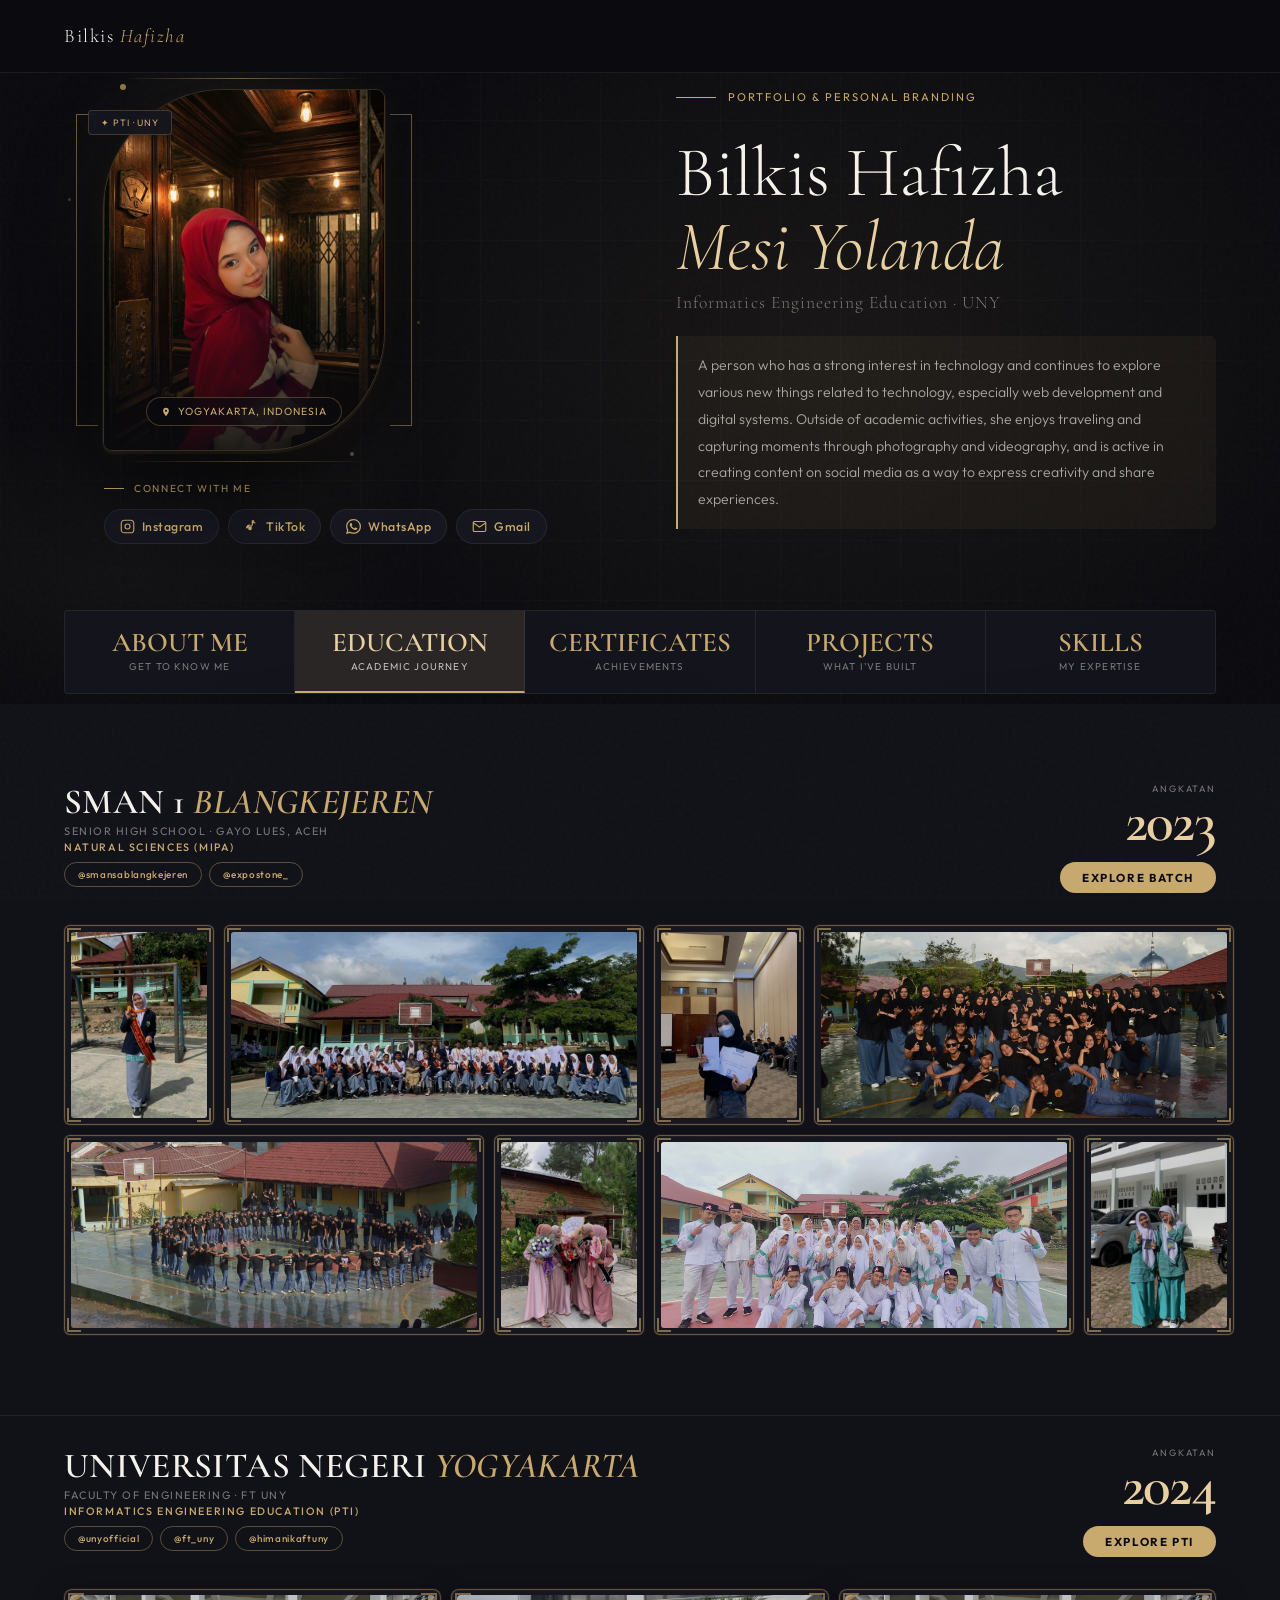
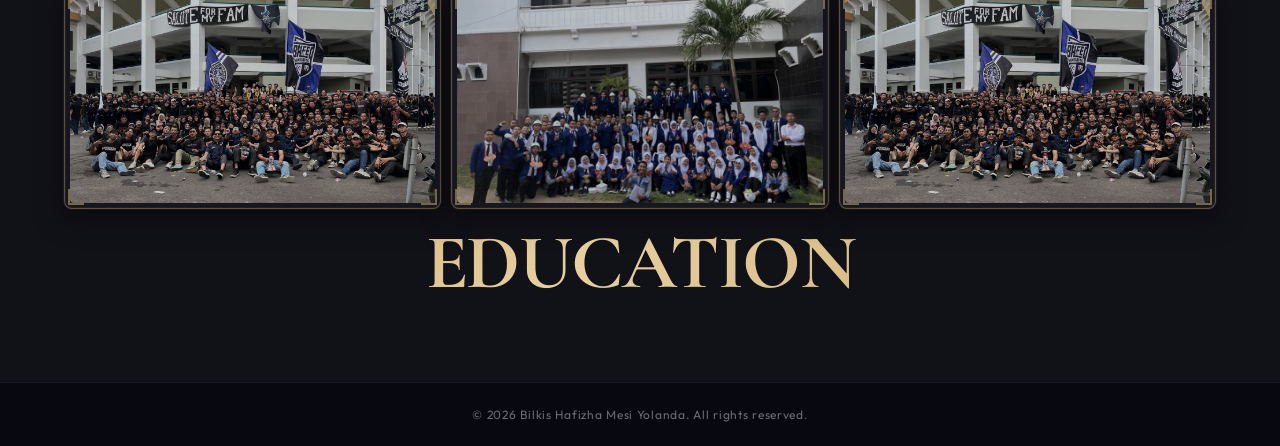
<file: education.html>
<!DOCTYPE html>
<html lang="en">
<head>
<meta charset="UTF-8"/>
<meta name="viewport" content="width=device-width, initial-scale=1.0"/>
<title>Education — Bilkis Hafizha</title>
<link href="https://fonts.googleapis.com/css2?family=Cormorant+Garamond:ital,wght@0,300;0,400;0,600;1,300;1,400&family=Outfit:wght@300;400;500;600&display=swap" rel="stylesheet"/>
<style>
:root{--bg:#0b0b0f;--bg2:#111118;--surface:#16161f;--border:rgba(255,255,255,0.07);--gold:#c8a96e;--gold2:#e8cfa0;--gold-glow:rgba(200,169,110,0.15);--white:#f5f2ec;--muted:rgba(245,242,236,0.45);}
*,*::before,*::after{margin:0;padding:0;box-sizing:border-box;}
html{scroll-behavior:smooth;}
body{font-family:'Outfit',sans-serif;background:var(--bg);color:var(--white);overflow-x:hidden;}
body::before{content:'';position:fixed;inset:0;z-index:1;pointer-events:none;opacity:0.025;background-image:url("data:image/svg+xml,%3Csvg viewBox='0 0 256 256' xmlns='http://www.w3.org/2000/svg'%3E%3Cfilter id='n'%3E%3CfeTurbulence type='fractalNoise' baseFrequency='0.9' numOctaves='4' stitchTiles='stitch'/%3E%3C/filter%3E%3Crect width='100%25' height='100%25' filter='url(%23n)'/%3E%3C/svg%3E");}

nav{position:fixed;top:0;left:0;right:0;z-index:500;display:flex;justify-content:space-between;align-items:center;padding:24px 64px;background:rgba(11,11,15,0.8);backdrop-filter:blur(20px);border-bottom:1px solid var(--border);}
.nav-logo{font-family:'Cormorant Garamond',serif;font-size:1.2rem;font-weight:300;letter-spacing:0.08em;color:var(--white);text-decoration:none;}
.nav-logo span{color:var(--gold);font-style:italic;}

/* HERO PERSIS */
.hero{min-height:auto;display:grid;grid-template-columns:1fr 1fr;align-items:start;padding:90px 64px 160px;gap:72px;position:relative;overflow:hidden;}
.hero-bg{position:absolute;inset:0;z-index:0;background:radial-gradient(ellipse 60% 80% at 65% 50%,rgba(200,169,110,0.07) 0%,transparent 70%),radial-gradient(ellipse 40% 40% at 10% 80%,rgba(200,169,110,0.04) 0%,transparent 60%);}
.hero-grid{position:absolute;inset:0;z-index:0;background-image:linear-gradient(rgba(255,255,255,0.02) 1px,transparent 1px),linear-gradient(90deg,rgba(255,255,255,0.02) 1px,transparent 1px);background-size:60px 60px;mask-image:radial-gradient(ellipse 80% 80% at 50% 50%,black 40%,transparent 100%);}

.hero-text{position:relative;z-index:2;animation:fadeUp 0.9s ease both;order:2;display:flex;flex-direction:column;justify-content:center;}
.eyebrow{display:flex;align-items:center;gap:12px;margin-bottom:32px;}
.eyebrow-line{width:40px;height:1px;background:var(--gold);}
.eyebrow-text{font-size:0.7rem;letter-spacing:0.18em;text-transform:uppercase;color:var(--gold);}
.hero-name{font-family:'Cormorant Garamond',serif;font-size:clamp(3rem,5.5vw,4.8rem);font-weight:300;line-height:1.05;margin-bottom:24px;}
.hero-name .italic{font-style:italic;color:var(--gold2);}
.hero-name .sub{font-size:clamp(0.9rem,1.5vw,1.1rem);font-weight:300;font-style:normal;color:var(--muted);letter-spacing:0.06em;display:block;margin-top:10px;}
.hero-desc{font-size:0.88rem;line-height:1.9;max-width:620px;font-weight:300;color:rgba(245,242,236,0.65);background:rgba(200,169,110,0.06);border-left:2px solid var(--gold);padding:16px 20px;border-radius:0 6px 6px 0;}

.hero-right{position:relative;z-index:2;display:flex;flex-direction:column;align-items:flex-start;gap:32px;animation:fadeUp 0.9s 0.15s ease both;order:1;padding-left:40px;}
.hero-contact-wrap{width:100%;}
.hero-contact-label{font-size:0.64rem;letter-spacing:0.16em;text-transform:uppercase;color:var(--gold);margin-bottom:14px;display:flex;align-items:center;gap:10px;}
.hero-contact-label::before{content:'';width:20px;height:1px;background:var(--gold);}
.hero-cpills{display:flex;flex-wrap:wrap;gap:9px;align-items:center;}
.hpill-icon{display:inline-flex;align-items:center;gap:7px;text-decoration:none;padding:9px 15px;border:1px solid var(--border);border-radius:40px;font-family:'Outfit',sans-serif;font-size:0.77rem;font-weight:500;letter-spacing:0.04em;color:var(--gold);background:var(--surface);white-space:nowrap;transition:all 0.25s;cursor:pointer;}
.hpill-icon svg{flex-shrink:0;color:var(--gold);}
.hpill-icon:hover{color:var(--gold2);border-color:rgba(200,169,110,0.45);background:var(--gold-glow);transform:translateY(-2px);box-shadow:0 8px 20px rgba(0,0,0,0.35);}
.hpill-icon:hover svg{color:var(--gold2);}

/* Photo Scene */
.photo-scene{position:relative;width:280px;height:360px;flex-shrink:0;}
.photo-glow{position:absolute;top:50%;left:50%;transform:translate(-50%,-50%);width:380px;height:500px;background:radial-gradient(ellipse 70% 60% at 50% 40%,rgba(200,169,110,0.22) 0%,transparent 65%),radial-gradient(ellipse 40% 50% at 70% 80%,rgba(200,169,110,0.08) 0%,transparent 60%);filter:blur(40px);animation:pulse-glow 5s ease-in-out infinite alternate;pointer-events:none;}
@keyframes pulse-glow{from{opacity:0.7;transform:translate(-50%,-50%) scale(1);}to{opacity:1;transform:translate(-50%,-50%) scale(1.06);}}
.deco-bracket-left{position:absolute;top:24px;left:-28px;width:22px;height:calc(100% - 48px);border-top:1.5px solid rgba(200,169,110,0.5);border-left:1.5px solid rgba(200,169,110,0.5);border-bottom:1.5px solid rgba(200,169,110,0.5);}
.deco-bracket-right{position:absolute;top:24px;right:-28px;width:22px;height:calc(100% - 48px);border-top:1.5px solid rgba(200,169,110,0.5);border-right:1.5px solid rgba(200,169,110,0.5);border-bottom:1.5px solid rgba(200,169,110,0.5);}
.deco-line-top{position:absolute;top:-12px;left:20px;right:20px;height:1px;background:linear-gradient(90deg,transparent,var(--gold),transparent);opacity:0.6;}
.deco-line-bottom{position:absolute;bottom:-12px;left:20px;right:20px;height:1px;background:linear-gradient(90deg,transparent,var(--gold),transparent);opacity:0.6;}
.deco-dot{position:absolute;border-radius:50%;background:var(--gold);}
.deco-dot-1{width:6px;height:6px;top:-6px;left:16px;opacity:0.7;}
.deco-dot-2{width:4px;height:4px;bottom:-6px;right:30px;opacity:0.5;}
.deco-dot-3{width:3px;height:3px;top:30%;left:-36px;opacity:0.3;animation:float-dot 3.5s ease-in-out infinite alternate;}
.deco-dot-4{width:3px;height:3px;bottom:35%;right:-36px;opacity:0.3;animation:float-dot 4.2s ease-in-out infinite alternate-reverse;}
@keyframes float-dot{from{transform:translateY(0);opacity:0.2;}to{transform:translateY(-7px);opacity:0.45;}}
.photo-label-v{position:absolute;right:-54px;top:50%;transform:translateY(-50%) rotate(90deg);font-size:0.5rem;letter-spacing:0.24em;text-transform:uppercase;color:rgba(200,169,110,0.3);white-space:nowrap;pointer-events:none;}
.photo-frame{position:absolute;inset:0;border-radius:120px 8px 120px 8px;overflow:hidden;box-shadow:0 0 0 1px rgba(200,169,110,0.18),0 2px 0 2px rgba(200,169,110,0.06),0 24px 80px rgba(0,0,0,0.75),0 8px 24px rgba(200,169,110,0.08);}
.photo-frame img{width:100%;height:100%;object-fit:cover;display:block;object-position:0% top;transition:transform 0.8s ease;}
.photo-frame:hover img{transform:scale(1.05);}
.photo-frame::before{content:'';position:absolute;inset:0;background:radial-gradient(ellipse at 50% 0%,rgba(200,169,110,0.04) 0%,transparent 60%),linear-gradient(180deg,transparent 45%,rgba(11,11,15,0.45) 75%,rgba(11,11,15,0.85) 100%);z-index:1;pointer-events:none;}
.photo-badge-wrap{position:absolute;bottom:0;left:0;right:0;padding:18px 20px 24px;z-index:2;display:flex;align-items:center;justify-content:center;}
.photo-badge{display:inline-flex;align-items:center;gap:7px;background:rgba(11,11,15,0.6);border:1px solid rgba(200,169,110,0.3);padding:7px 14px;border-radius:40px;font-size:0.65rem;letter-spacing:0.1em;text-transform:uppercase;color:var(--gold);backdrop-filter:blur(12px);}
.photo-chip{position:absolute;top:20px;left:-16px;background:rgba(22,22,31,0.92);border:1px solid rgba(200,169,110,0.25);padding:6px 12px;border-radius:4px;font-size:0.58rem;letter-spacing:0.1em;text-transform:uppercase;color:var(--gold);backdrop-filter:blur(10px);z-index:5;animation:float-chip 4s ease-in-out infinite alternate;}
@keyframes float-chip{from{transform:translateY(0);}to{transform:translateY(-5px);}}

/* TAB BAR */
.tab-bar{position:absolute;bottom:10px;left:64px;right:64px;z-index:2;display:flex;border:1px solid var(--border);border-radius:4px;background:rgba(22,22,31,0.85);backdrop-filter:blur(14px);overflow:hidden;}
.tab-btn{flex:1;padding:18px 8px;text-align:center;border-right:1px solid var(--border);background:transparent;border-top:none;border-bottom:none;border-left:none;cursor:pointer;transition:background 0.25s;display:flex;flex-direction:column;align-items:center;gap:4px;text-decoration:none;}
.tab-btn:last-child{border-right:none;}
.tab-btn-n{font-family:'Cormorant Garamond',serif;font-size:1.7rem;font-weight:600;color:var(--gold);display:block;line-height:1;transition:color 0.25s;}
.tab-btn-l{font-size:0.62rem;letter-spacing:0.12em;text-transform:uppercase;color:var(--muted);transition:color 0.25s;}
.tab-btn:hover{background:var(--gold-glow);}
.tab-btn:hover .tab-btn-n{color:var(--gold2);}
.tab-btn:hover .tab-btn-l{color:rgba(245,242,236,0.7);}
.tab-btn.active{background:rgba(200,169,110,0.12);border-bottom:2px solid var(--gold);}
.tab-btn.active .tab-btn-n{color:var(--gold2);}
.tab-btn.active .tab-btn-l{color:rgba(245,242,236,0.75);}

/* EDUCATION SMA */
.edu-sma-section{display:flex;flex-direction:column;padding:80px 64px 80px;box-sizing:border-box;background:var(--bg2);scroll-margin-top:10px;}
.edu-sma-toprow{display:flex;align-items:flex-start;justify-content:space-between;gap:16px;margin-bottom:32px;flex-shrink:0;}
.edu-sma-left{flex:1;}
.edu-school-name{font-family:'Cormorant Garamond',serif;font-size:clamp(1.3rem,2.8vw,2.2rem);font-weight:600;letter-spacing:0.01em;line-height:1.05;margin-bottom:3px;}
.edu-school-name .sn-white{color:var(--white);}
.edu-school-name .sn-gold{color:var(--gold);font-style:italic;}
.edu-sma-subtitle{font-size:0.68rem;letter-spacing:0.14em;text-transform:uppercase;color:var(--muted);font-weight:400;margin-bottom:2px;}
.edu-sma-prodi{font-size:0.67rem;letter-spacing:0.15em;text-transform:uppercase;color:var(--gold);font-weight:500;margin-bottom:8px;}
.edu-sma-ig-links,.edu-uni-ig-links{display:flex;flex-wrap:wrap;gap:7px;}
.edu-ig-btn-outline{display:inline-flex;align-items:center;text-decoration:none;font-size:0.62rem;font-weight:500;letter-spacing:0.07em;color:var(--gold);background:transparent;border:1px solid rgba(200,169,110,0.4);padding:5px 13px;border-radius:40px;transition:all 0.25s;white-space:nowrap;}
.edu-ig-btn-outline:hover{background:rgba(200,169,110,0.1);border-color:var(--gold);transform:translateY(-2px);}
.edu-sma-right,.edu-uni-right{display:flex;flex-direction:column;align-items:flex-end;gap:0;flex-shrink:0;}
.edu-angkatan-label{font-size:0.58rem;letter-spacing:0.2em;text-transform:uppercase;color:var(--muted);line-height:1;}
.edu-angkatan-year{font-family:'Cormorant Garamond',serif;font-size:clamp(2.4rem,4.5vw,3.6rem);font-weight:600;color:var(--gold2);line-height:1;letter-spacing:-0.02em;margin-top:1px;margin-bottom:6px;}
.edu-klik-btn,.edu-uni-pill-link{display:inline-flex;align-items:center;justify-content:center;text-decoration:none;font-family:'Outfit',sans-serif;font-size:0.72rem;font-weight:700;letter-spacing:0.14em;text-transform:uppercase;color:#0b0b0f;background:var(--gold);padding:8px 22px;border-radius:40px;transition:all 0.25s;white-space:nowrap;margin-top:4px;}
.edu-klik-btn:hover,.edu-uni-pill-link:hover{background:var(--gold2);transform:translateY(-2px);box-shadow:0 6px 18px rgba(200,169,110,0.35);}

/* SMA gallery */
.edu-gallery{display:flex;flex-direction:column;gap:10px;}
.edu-gallery-row{display:flex;gap:10px;}
.edu-gallery-frame{position:relative;flex-shrink:0;border:1.5px solid rgba(200,169,110,0.45);border-radius:6px;padding:6px;background:var(--surface);box-shadow:0 0 0 1px rgba(200,169,110,0.08),inset 0 0 0 1px rgba(200,169,110,0.06);overflow:hidden;}
.edu-gallery-frame::before,.edu-gallery-frame::after{content:'';position:absolute;width:14px;height:14px;border-color:var(--gold);border-style:solid;opacity:0.6;z-index:2;pointer-events:none;}
.edu-gallery-frame::before{top:2px;left:2px;border-width:2px 0 0 2px;}
.edu-gallery-frame::after{bottom:2px;right:2px;border-width:0 2px 2px 0;}
.edu-gallery-frame-inner{position:absolute;inset:0;pointer-events:none;z-index:2;}
.edu-gallery-frame-inner::before,.edu-gallery-frame-inner::after{content:'';position:absolute;width:14px;height:14px;border-color:var(--gold);border-style:solid;opacity:0.6;}
.edu-gallery-frame-inner::before{top:2px;right:2px;border-width:2px 2px 0 0;}
.edu-gallery-frame-inner::after{bottom:2px;left:2px;border-width:0 0 2px 2px;}
.edu-gallery-frame img{width:100%;height:100%;display:block;object-fit:cover;border-radius:3px;filter:brightness(0.88) saturate(0.9);transition:transform 0.5s ease,filter 0.3s ease;}
.edu-gallery-frame:hover img{transform:scale(1.03);filter:brightness(1) saturate(1.05);}
.edu-gallery-frame.sm{width:150px;height:200px;}
.edu-gallery-frame.lg{width:420px;height:200px;}

/* EDUCATION UNY */
.edu-uni-section{display:flex;flex-direction:column;padding:32px 64px 80px;box-sizing:border-box;border-top:1px solid var(--border);background:var(--bg2);}
.edu-uni-header{display:flex;align-items:flex-start;justify-content:space-between;margin-bottom:32px;flex-wrap:wrap;gap:8px;flex-shrink:0;}
.edu-uni-name{font-family:'Cormorant Garamond',serif;font-size:clamp(1.3rem,2.8vw,2.2rem);font-weight:600;letter-spacing:0.01em;line-height:1.05;margin-bottom:3px;}
.edu-uni-name .un-white{color:var(--white);}
.edu-uni-name .un-gold{color:var(--gold);font-style:italic;}
.edu-uni-fakultas{font-size:0.68rem;letter-spacing:0.14em;text-transform:uppercase;color:var(--muted);font-weight:400;margin-bottom:2px;}
.edu-uni-prodi{font-size:0.67rem;letter-spacing:0.15em;text-transform:uppercase;color:var(--gold);font-weight:500;margin-bottom:8px;}
.edu-uni-gallery{display:grid;grid-template-columns:repeat(3,1fr);gap:10px;margin-bottom:0;height:220px;flex-shrink:0;}
.edu-uni-gallery-item{display:flex;flex-direction:column;min-height:0;}
.edu-uni-gallery-frame{position:relative;flex:1;min-height:0;border:1.5px solid rgba(200,169,110,0.4);border-radius:8px;padding:5px;background:var(--surface);box-shadow:0 0 0 1px rgba(200,169,110,0.07),inset 0 0 0 1px rgba(200,169,110,0.05),0 8px 28px rgba(0,0,0,0.5);overflow:hidden;aspect-ratio:unset;}
.edu-uni-gallery-frame::before,.edu-uni-gallery-frame::after{content:'';position:absolute;width:16px;height:16px;border-color:var(--gold);border-style:solid;opacity:0.55;z-index:3;pointer-events:none;}
.edu-uni-gallery-frame::before{top:3px;left:3px;border-width:2px 0 0 2px;}
.edu-uni-gallery-frame::after{bottom:3px;right:3px;border-width:0 2px 2px 0;}
.edu-uni-gallery-frame-inner{position:absolute;inset:0;pointer-events:none;z-index:3;}
.edu-uni-gallery-frame-inner::before,.edu-uni-gallery-frame-inner::after{content:'';position:absolute;width:16px;height:16px;border-color:var(--gold);border-style:solid;opacity:0.55;}
.edu-uni-gallery-frame-inner::before{top:3px;right:3px;border-width:2px 2px 0 0;}
.edu-uni-gallery-frame-inner::after{bottom:3px;left:3px;border-width:0 0 2px 2px;}
.edu-uni-gallery-frame img{width:100%;height:100%;display:block;object-fit:cover;border-radius:4px;filter:brightness(0.8) saturate(0.85);transition:transform 0.6s ease,filter 0.4s ease;}
.edu-uni-gallery-item:hover .edu-uni-gallery-frame img{transform:scale(1.04);filter:brightness(0.95) saturate(1);}
.edu-big-text{font-family:'Cormorant Garamond',serif;font-size:clamp(2.5rem,6vw,5rem);font-weight:900;letter-spacing:-0.02em;line-height:1;background:linear-gradient(135deg,var(--gold) 0%,var(--gold2) 45%,var(--gold) 100%);-webkit-background-clip:text;-webkit-text-fill-color:transparent;background-clip:text;text-align:center;user-select:none;pointer-events:none;flex-shrink:0;margin-top:16px;}

#copy-toast{display:none;position:fixed;bottom:32px;left:50%;transform:translateX(-50%);background:rgba(22,22,31,0.97);border:1px solid rgba(200,169,110,0.4);color:var(--gold);padding:10px 22px;border-radius:40px;font-size:0.75rem;letter-spacing:0.08em;z-index:9999;backdrop-filter:blur(10px);}
footer{background:#080810;border-top:1px solid var(--border);padding:24px 64px;display:flex;justify-content:center;align-items:center;}
.f-copy{font-size:0.75rem;color:rgba(255,255,255,0.4);letter-spacing:0.06em;text-align:center;}
@keyframes fadeUp{from{opacity:0;transform:translateY(24px);}to{opacity:1;transform:translateY(0);}}

@media(max-width:900px){
  nav{padding:18px 24px;}
  .hero{grid-template-columns:1fr;padding:100px 24px 140px;text-align:center;gap:40px;}
  .eyebrow{justify-content:center;}
  .hero-desc{margin:0 auto;max-width:100%;}
  .hero-text{order:2;}.hero-right{order:1;}
  .hero-contact-label{justify-content:center;}
  .hero-cpills{justify-content:center;}
  .photo-scene{width:260px;height:360px;}
  .photo-label-v,.deco-dot-3,.deco-dot-4{display:none;}
  .deco-bracket-left{left:-16px;}.deco-bracket-right{right:-16px;}
  .photo-chip{left:-8px;top:14px;}
  .tab-bar{left:24px;right:24px;bottom:24px;}
  .tab-btn{padding:14px 4px;}
  .tab-btn-n{font-size:1.1rem;}.tab-btn-l{font-size:0.48rem;}
  .edu-sma-section{padding:72px 24px 20px;}
  .edu-uni-section{padding:48px 24px 24px;}
  .edu-gallery-row{flex-wrap:wrap;}
  .edu-gallery-frame.sm,.edu-gallery-frame.lg{width:100%;height:auto;aspect-ratio:16/10;}
  .edu-uni-gallery{grid-template-columns:1fr;height:auto;}
  footer{padding:24px;}
}
@media(max-width:559px){
  .tab-bar{display:none;}
  .hpill-icon{padding:8px 12px;font-size:0.72rem;}
  .edu-sma-toprow{flex-direction:column;}
  .edu-sma-right,.edu-uni-right{align-items:flex-start;}
  .edu-uni-header{flex-direction:column;}
}

.nav-toggle{display:none;background:none;border:none;color:var(--white);cursor:pointer;padding:8px;z-index:601;position:relative;width:34px;height:34px;align-items:center;justify-content:center;}
.nav-toggle span{display:block;width:20px;height:2px;background:var(--white);border-radius:2px;position:absolute;transition:all .3s ease;}
.nav-toggle span:nth-child(1){transform:translateY(-6px);}
.nav-toggle span:nth-child(3){transform:translateY(6px);}
.nav-toggle.open span:nth-child(1){transform:rotate(45deg);}
.nav-toggle.open span:nth-child(2){opacity:0;}
.nav-toggle.open span:nth-child(3){transform:rotate(-45deg);}
.menu-overlay-bg{position:fixed;inset:0;background:rgba(0,0,0,0.55);z-index:550;opacity:0;pointer-events:none;transition:opacity .3s ease;}
.menu-overlay-bg.open{opacity:1;pointer-events:all;}
.mobile-menu{position:fixed;top:0;right:-85%;width:78%;max-width:320px;height:100%;background:rgba(14,14,20,0.98);backdrop-filter:blur(20px);z-index:600;transition:right .35s ease;border-left:1px solid var(--border);padding:96px 24px 40px;display:flex;flex-direction:column;gap:8px;overflow-y:auto;box-shadow:-20px 0 60px rgba(0,0,0,0.5);}
.mobile-menu.open{right:0;}
.mm-link{display:flex;flex-direction:column;gap:3px;text-decoration:none;color:var(--white);padding:14px 16px;border-radius:8px;border:1px solid transparent;font-family:'Outfit',sans-serif;transition:all .2s;}
.mm-link:hover{background:rgba(200,169,110,0.08);}
.mm-link.active{background:rgba(200,169,110,0.14);border-color:rgba(200,169,110,0.4);}
.mm-t{font-family:'Cormorant Garamond',serif;font-size:1.15rem;font-weight:600;color:var(--gold2);}
.mm-sub{font-size:0.66rem;letter-spacing:0.08em;text-transform:uppercase;color:var(--muted);}
@media(max-width:900px){
  .nav-toggle{display:flex;}
}
</style>
</head>
<body>

<nav><a class="nav-logo" href="index.html">Bilkis <span>Hafizha</span></a><button class="nav-toggle" id="navToggle" onclick="toggleMenu()" aria-label="Menu"><span></span><span></span><span></span></button></nav>
<div class="menu-overlay-bg" id="menuOverlayBg" onclick="toggleMenu()"></div>
<div class="mobile-menu" id="mobileMenu">
    <a href="about.html#about-section" class="mm-link" onclick="toggleMenu()"><span class="mm-t">About Me</span><span class="mm-sub">Get to know me</span></a>
    <a href="#education-section" class="mm-link active" onclick="toggleMenu()"><span class="mm-t">Education</span><span class="mm-sub">Academic journey</span></a>
    <a href="sertifikat.html#cert-section" class="mm-link" onclick="toggleMenu()"><span class="mm-t">Certificates</span><span class="mm-sub">Achievements</span></a>
    <a href="project.html#proj-section" class="mm-link" onclick="toggleMenu()"><span class="mm-t">Projects</span><span class="mm-sub">What I've built</span></a>
    <a href="skill.html#skills-section" class="mm-link" onclick="toggleMenu()"><span class="mm-t">Skills</span><span class="mm-sub">My expertise</span></a>
</div>


<section class="hero" id="hero-section">
  <div class="hero-bg"></div>
  <div class="hero-grid"></div>
  <div class="hero-text">
    <div class="eyebrow"><span class="eyebrow-line"></span><span class="eyebrow-text">Portfolio &amp; Personal Branding</span></div>
    <h1 class="hero-name">Bilkis Hafizha<br/><span class="italic">Mesi Yolanda</span><span class="sub">Informatics Engineering Education &middot; UNY</span></h1>
    <p class="hero-desc">A person who has a strong interest in technology and continues to explore various new things related to technology, especially web development and digital systems. Outside of academic activities, she enjoys traveling and capturing moments through photography and videography, and is active in creating content on social media as a way to express creativity and share experiences.</p>
  </div>
  <div class="hero-right">
    <div class="photo-scene">
      <div class="photo-glow"></div>
      <div class="deco-bracket-left"></div><div class="deco-bracket-right"></div>
      <div class="deco-line-top"></div><div class="deco-line-bottom"></div>
      <div class="deco-dot deco-dot-1"></div><div class="deco-dot deco-dot-2"></div>
      <div class="deco-dot deco-dot-3"></div><div class="deco-dot deco-dot-4"></div>
      <span class="photo-label-v">Yogyakarta &middot; Indonesia &middot; UNY 2024</span>
      <div class="photo-chip">&#10022; PTI &middot; UNY</div>
      <div class="photo-frame">
        <img src="profil.jpg" alt="Bilkis Hafizha Mesi Yolanda"/>
        <div class="photo-badge-wrap">
          <div class="photo-badge">
            <svg width="10" height="10" fill="currentColor" viewBox="0 0 24 24"><path d="M12 2C8.13 2 5 5.13 5 9c0 5.25 7 13 7 13s7-7.75 7-13c0-3.87-3.13-7-7-7zm0 9.5c-1.38 0-2.5-1.12-2.5-2.5s1.12-2.5 2.5-2.5 2.5 1.12 2.5 2.5-1.12 2.5-2.5 2.5z"/></svg>
            Yogyakarta, Indonesia
          </div>
        </div>
      </div>
    </div>
    <div class="hero-contact-wrap">
      <p class="hero-contact-label">Connect With Me</p>
      <div class="hero-cpills">
        <a class="hpill-icon" href="https://www.instagram.com/bilkis_ylnda/" target="_blank" rel="noopener"><svg width="15" height="15" fill="none" stroke="currentColor" stroke-width="1.8" viewBox="0 0 24 24"><rect x="2" y="2" width="20" height="20" rx="5"/><circle cx="12" cy="12" r="4"/><circle cx="17.5" cy="6.5" r="0.8" fill="currentColor" stroke="none"/></svg>Instagram</a>
        <a class="hpill-icon" href="https://www.tiktok.com/@userbaruuyaa" target="_blank" rel="noopener"><svg width="15" height="15" viewBox="0 0 24 24" fill="currentColor"><path d="M19.59 6.69a4.83 4.83 0 01-3.77-4.25V2h-3.45v13.67a2.89 2.89 0 01-2.88 2.5 2.89 2.89 0 01-2.89-2.89 2.89 2.89 0 012.89-2.89c.28 0 .54.04.79.1V9.01a6.33 6.33 0 00-.79-.05 6.34 6.34 0 00-6.34 6.34 6.34 6.34 0 006.33-6.34V8.69a8.17 8.17 0 004.78 1.52V6.77a4.85 4.85 0 01-1.01-.08z"/></svg>TikTok</a>
        <a class="hpill-icon" href="https://wa.me/6289533865173" target="_blank" rel="noopener"><svg width="15" height="15" fill="currentColor" viewBox="0 0 24 24"><path d="M17.472 14.382c-.297-.149-1.758-.867-2.03-.967-.273-.099-.471-.148-.67.15-.197.297-.767.966-.94 1.164-.173.199-.347.223-.644.075-.297-.15-1.255-.463-2.39-1.475-.883-.788-1.48-1.761-1.653-2.059-.173-.297-.018-.458.13-.606.134-.133.298-.347.446-.52.149-.174.198-.298.298-.497.099-.198.05-.371-.025-.52-.075-.149-.669-1.612-.916-2.207-.242-.579-.487-.5-.669-.51-.173-.008-.371-.01-.57-.01-.198 0-.52.074-.792.372-.272.297-1.04 1.016-1.04 2.479 0 1.462 1.065 2.875 1.213 3.074.149.198 2.096 3.2 5.077 4.487.709.306 1.262.489 1.694.625.712.227 1.36.195 1.871.118.571-.085 1.758-.719 2.006-1.413.248-.694.248-1.289.173-1.413-.074-.124-.272-.198-.57-.347m-5.421 7.403h-.004a9.87 9.87 0 01-5.031-1.378l-.361-.214-3.741.982.998-3.648-.235-.374a9.86 9.86 0 01-1.51-5.26c.001-5.45 4.436-9.884 9.888-9.884 2.64 0 5.122 1.03 6.988 2.898a9.825 9.825 0 012.893 6.994c-.003 5.45-4.437 9.884-9.885 9.884m8.413-18.297A11.815 11.815 0 0012.05 0C5.495 0 .16 5.335.157 11.892c0 2.096.547 4.142 1.588 5.945L.057 24l6.305-1.654a11.882 11.882 0 005.683 1.448h.005c6.554 0 11.89-5.335 11.893-11.893a11.821 11.821 0 00-3.48-8.413z"/></svg>WhatsApp</a>
        <a class="hpill-icon" href="mailto:bilkishafizha2005@gmail.com" onclick="copyEmail(event)"><svg width="15" height="15" fill="none" stroke="currentColor" stroke-width="1.8" viewBox="0 0 24 24"><path d="M4 4h16a2 2 0 012 2v12a2 2 0 01-2 2H4a2 2 0 01-2-2V6a2 2 0 012-2z"/><polyline points="22,6 12,13 2,6"/></svg>Gmail</a>
      </div>
    </div>
  </div>
  <div id="copy-toast">Email copied!</div>
  <div class="tab-bar">
    <a href="about.html#about-section" class="tab-btn"><span class="tab-btn-n">ABOUT ME</span><span class="tab-btn-l">Get to know me</span></a>
    <a href="#education-section" class="tab-btn active"><span class="tab-btn-n">EDUCATION</span><span class="tab-btn-l">Academic journey</span></a>
    <a href="sertifikat.html#cert-section" class="tab-btn"><span class="tab-btn-n">CERTIFICATES</span><span class="tab-btn-l">Achievements</span></a>
    <a href="project.html#proj-section" class="tab-btn"><span class="tab-btn-n">PROJECTS</span><span class="tab-btn-l">What I've built</span></a>
    <a href="skill.html#skills-section" class="tab-btn"><span class="tab-btn-n">SKILLS</span><span class="tab-btn-l">My expertise</span></a>
  </div>
</section>

<!-- SMA SECTION ASLI -->
<div class="edu-sma-section" id="education-section">
  <div class="edu-sma-toprow">
    <div class="edu-sma-left">
      <div class="edu-school-name"><span class="sn-white">SMAN 1 </span><span class="sn-gold">BLANGKEJEREN</span></div>
      <div class="edu-sma-subtitle">Senior High School · Gayo Lues, Aceh</div>
      <div class="edu-sma-prodi">Natural Sciences (MIPA)</div>
      <div class="edu-sma-ig-links">
        <a class="edu-ig-btn-outline" href="https://www.instagram.com/smansablangkejeren/" target="_blank" rel="noopener">@smansablangkejeren</a>
        <a class="edu-ig-btn-outline" href="https://www.instagram.com/expostone_/" target="_blank" rel="noopener">@expostone_</a>
      </div>
    </div>
    <div class="edu-sma-right">
      <div class="edu-angkatan-label">Angkatan</div>
      <div class="edu-angkatan-year">2023</div>
      <a class="edu-klik-btn" href="https://www.instagram.com/expostone_/" target="_blank" rel="noopener">Explore Batch</a>
    </div>
  </div>

  <div class="edu-gallery">
    <div class="edu-gallery-row">
      <div class="edu-gallery-frame sm"><div class="edu-gallery-frame-inner"></div><img src="foto_sma_1.jpeg" alt="SMA 1"/></div>
      <div class="edu-gallery-frame lg"><div class="edu-gallery-frame-inner"></div><img src="foto_sma_2.jpeg" alt="SMA 2"/></div>
      <div class="edu-gallery-frame sm"><div class="edu-gallery-frame-inner"></div><img src="foto_sma_3.jpeg" alt="SMA 3"/></div>
      <div class="edu-gallery-frame lg"><div class="edu-gallery-frame-inner"></div><img src="foto_sma_4.jpeg" alt="SMA 4"/></div>
    </div>
    <div class="edu-gallery-row">
      <div class="edu-gallery-frame lg"><div class="edu-gallery-frame-inner"></div><img src="foto_sma_5.jpeg" alt="SMA 5"/></div>
      <div class="edu-gallery-frame sm"><div class="edu-gallery-frame-inner"></div><img src="foto_sma_6.jpeg" alt="SMA 6"/></div>
      <div class="edu-gallery-frame lg"><div class="edu-gallery-frame-inner"></div><img src="foto_sma_7.jpeg" alt="SMA 7"/></div>
      <div class="edu-gallery-frame sm"><div class="edu-gallery-frame-inner"></div><img src="foto_sma_8.jpeg" alt="SMA 8"/></div>
    </div>
  </div>
</div>

<!-- UNY SECTION ASLI -->
<div class="edu-uni-section">
  <div class="edu-uni-header">
    <div>
      <div class="edu-uni-name"><span class="un-white">UNIVERSITAS NEGERI </span><span class="un-gold">YOGYAKARTA</span></div>
      <div class="edu-uni-fakultas">Faculty of Engineering · FT UNY</div>
      <div class="edu-uni-prodi">Informatics Engineering Education (PTI)</div>
      <div class="edu-uni-ig-links">
        <a class="edu-ig-btn-outline" href="https://www.instagram.com/unyofficial/" target="_blank" rel="noopener">@unyofficial</a>
        <a class="edu-ig-btn-outline" href="https://www.instagram.com/ft_uny/" target="_blank" rel="noopener">@ft_uny</a>
        <a class="edu-ig-btn-outline" href="https://www.instagram.com/himanikaftuny/" target="_blank" rel="noopener">@himanikaftuny</a>
      </div>
    </div>
    <div class="edu-uni-right">
      <div class="edu-angkatan-label">Angkatan</div>
      <div class="edu-angkatan-year">2024</div>
      <a class="edu-uni-pill-link" href="https://www.instagram.com/himanikaftuny/" target="_blank" rel="noopener">Explore PTI</a>
    </div>
  </div>

  <div class="edu-uni-gallery">
    <div class="edu-uni-gallery-item">
      <div class="edu-uni-gallery-frame"><div class="edu-uni-gallery-frame-inner"></div><img src="foto_kuliah_1.jpeg" alt="UNY 1"/></div>
    </div>
    <div class="edu-uni-gallery-item">
      <div class="edu-uni-gallery-frame"><div class="edu-uni-gallery-frame-inner"></div><img src="foto_kuliah_2.jpeg" alt="UNY 2"/></div>
    </div>
    <div class="edu-uni-gallery-item">
      <div class="edu-uni-gallery-frame"><div class="edu-uni-gallery-frame-inner"></div><img src="foto_kuliah_3.jpeg" alt="UNY 3"/></div>
    </div>
  </div>

  <div class="edu-big-text">EDUCATION</div>
</div>

<footer>
  <p class="f-copy">&copy; 2026 Bilkis Hafizha Mesi Yolanda. All rights reserved.</p>
</footer>

<script>
function toggleMenu(){
  document.getElementById('mobileMenu').classList.toggle('open');
  document.getElementById('menuOverlayBg').classList.toggle('open');
  document.getElementById('navToggle').classList.toggle('open');
}

function copyEmail(e) {
  navigator.clipboard.writeText('bilkishafizha2005@gmail.com').then(() => {
    const t = document.getElementById('copy-toast');
    t.style.display = 'block';
    setTimeout(() => { t.style.display = 'none'; }, 2500);
  });
}
window.addEventListener('DOMContentLoaded', () => {
  if (window.location.hash) {
    const el = document.querySelector(window.location.hash);
    if (el) el.scrollIntoView({ behavior: 'smooth' });
  }
});
</script>

</body>
</html>
</file>
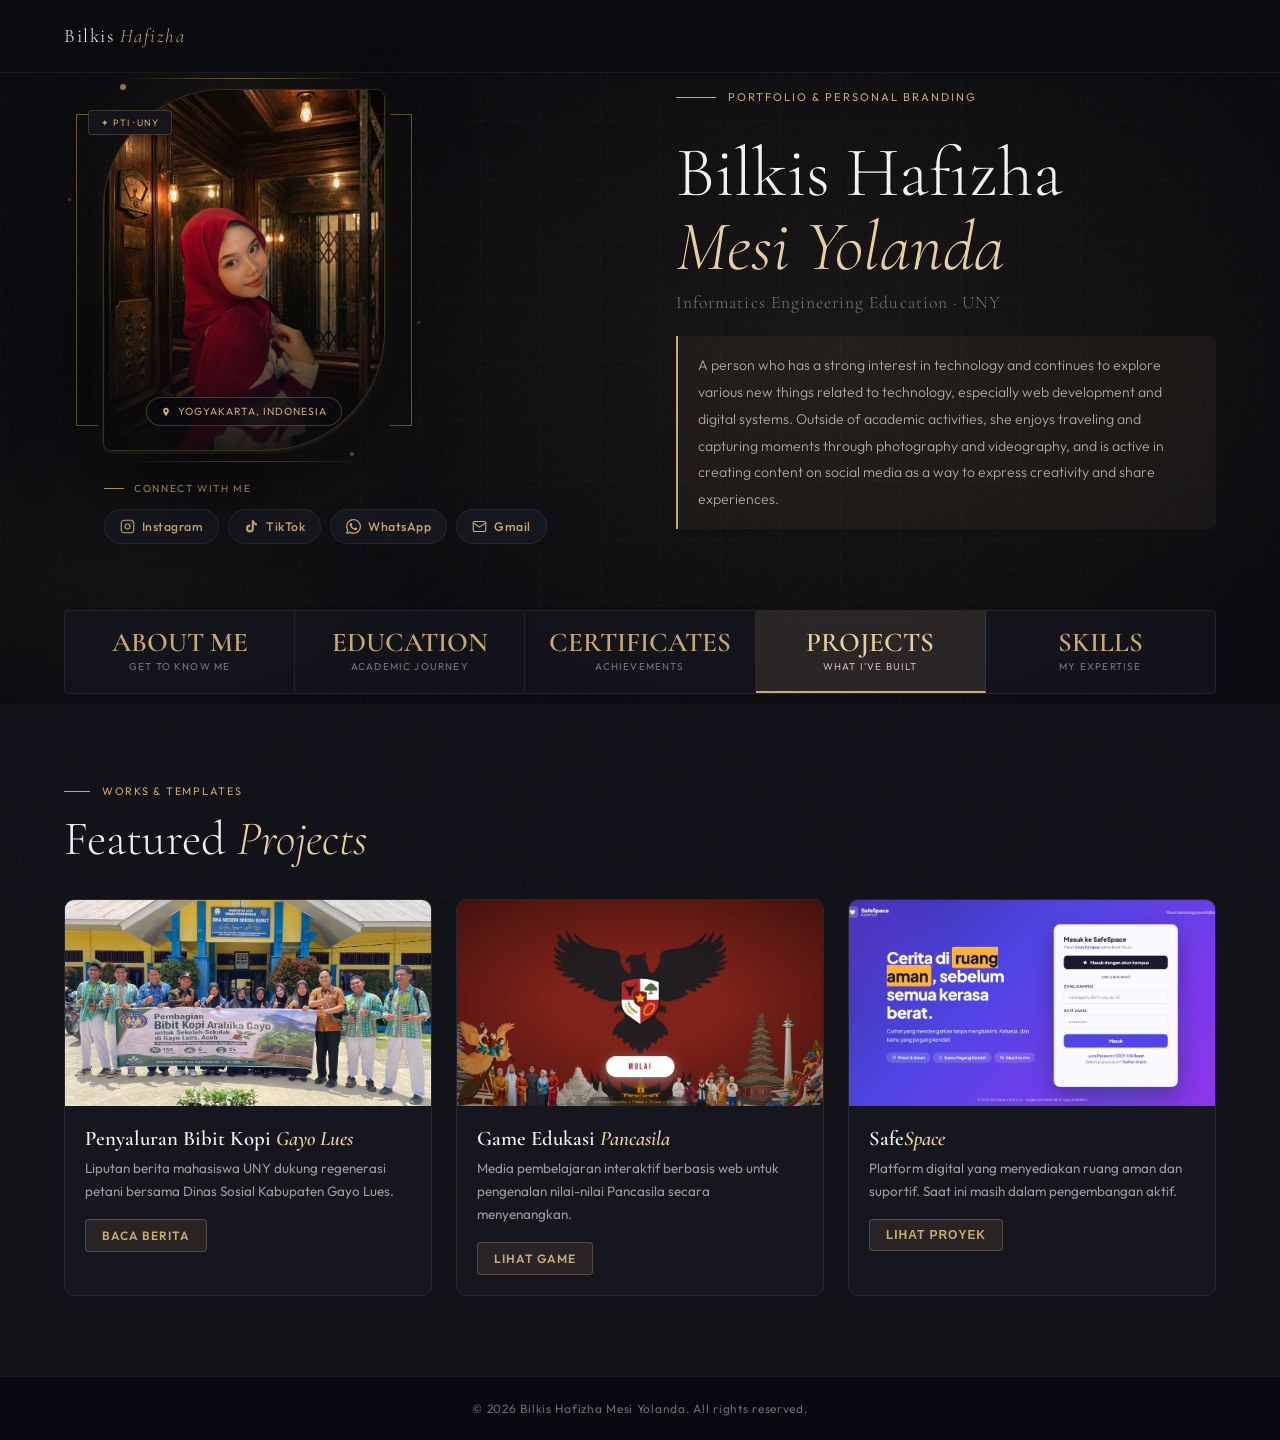
<file: project.html>
<!DOCTYPE html>
<html lang="en">
<head>
<meta charset="UTF-8"/>
<meta name="viewport" content="width=device-width, initial-scale=1.0"/>
<title>Projects — Bilkis Hafizha</title>
<link href="https://fonts.googleapis.com/css2?family=Cormorant+Garamond:ital,wght@0,300;0,400;0,600;1,300;1,400&family=Outfit:wght@300;400;500;600&display=swap" rel="stylesheet"/>
<style>
:root{--bg:#0b0b0f;--bg2:#111118;--surface:#16161f;--border:rgba(255,255,255,0.07);--gold:#c8a96e;--gold2:#e8cfa0;--gold-glow:rgba(200,169,110,0.15);--white:#f5f2ec;--muted:rgba(245,242,236,0.45);}
*,*::before,*::after{margin:0;padding:0;box-sizing:border-box;}
html{scroll-behavior:smooth;}
body{font-family:'Outfit',sans-serif;background:var(--bg);color:var(--white);overflow-x:hidden;}
body::before{content:'';position:fixed;inset:0;z-index:1;pointer-events:none;opacity:0.025;background-image:url("data:image/svg+xml,%3Csvg viewBox='0 0 256 256' xmlns='http://www.w3.org/2000/svg'%3E%3Cfilter id='n'%3E%3CfeTurbulence type='fractalNoise' baseFrequency='0.9' numOctaves='4' stitchTiles='stitch'/%3E%3C/filter%3E%3Crect width='100%25' height='100%25' filter='url(%23n)'/%3E%3C/svg%3E");}

nav{position:fixed;top:0;left:0;right:0;z-index:500;display:flex;justify-content:space-between;align-items:center;padding:24px 64px;background:rgba(11,11,15,0.8);backdrop-filter:blur(20px);border-bottom:1px solid var(--border);}
.nav-logo{font-family:'Cormorant Garamond',serif;font-size:1.2rem;font-weight:300;letter-spacing:0.08em;color:var(--white);text-decoration:none;}
.nav-logo span{color:var(--gold);font-style:italic;}

/* HERO PERSIS */
.hero{min-height:auto;display:grid;grid-template-columns:1fr 1fr;align-items:start;padding:90px 64px 160px;gap:72px;position:relative;overflow:hidden;}
.hero-bg{position:absolute;inset:0;z-index:0;background:radial-gradient(ellipse 60% 80% at 65% 50%,rgba(200,169,110,0.07) 0%,transparent 70%),radial-gradient(ellipse 40% 40% at 10% 80%,rgba(200,169,110,0.04) 0%,transparent 60%);}
.hero-grid{position:absolute;inset:0;z-index:0;background-image:linear-gradient(rgba(255,255,255,0.02) 1px,transparent 1px),linear-gradient(90deg,rgba(255,255,255,0.02) 1px,transparent 1px);background-size:60px 60px;mask-image:radial-gradient(ellipse 80% 80% at 50% 50%,black 40%,transparent 100%);}

.hero-text{position:relative;z-index:2;animation:fadeUp 0.9s ease both;order:2;display:flex;flex-direction:column;justify-content:center;}
.eyebrow{display:flex;align-items:center;gap:12px;margin-bottom:32px;}
.eyebrow-line{width:40px;height:1px;background:var(--gold);}
.eyebrow-text{font-size:0.7rem;letter-spacing:0.18em;text-transform:uppercase;color:var(--gold);}
.hero-name{font-family:'Cormorant Garamond',serif;font-size:clamp(3rem,5.5vw,4.8rem);font-weight:300;line-height:1.05;margin-bottom:24px;}
.hero-name .italic{font-style:italic;color:var(--gold2);}
.hero-name .sub{font-size:clamp(0.9rem,1.5vw,1.1rem);font-weight:300;font-style:normal;color:var(--muted);letter-spacing:0.06em;display:block;margin-top:10px;}
.hero-desc{font-size:0.88rem;line-height:1.9;max-width:620px;font-weight:300;color:rgba(245,242,236,0.65);background:rgba(200,169,110,0.06);border-left:2px solid var(--gold);padding:16px 20px;border-radius:0 6px 6px 0;}

.hero-right{position:relative;z-index:2;display:flex;flex-direction:column;align-items:flex-start;gap:32px;animation:fadeUp 0.9s 0.15s ease both;order:1;padding-left:40px;}
.hero-contact-wrap{width:100%;}
.hero-contact-label{font-size:0.64rem;letter-spacing:0.16em;text-transform:uppercase;color:var(--gold);margin-bottom:14px;display:flex;align-items:center;gap:10px;}
.hero-contact-label::before{content:'';width:20px;height:1px;background:var(--gold);}
.hero-cpills{display:flex;flex-wrap:wrap;gap:9px;align-items:center;}
.hpill-icon{display:inline-flex;align-items:center;gap:7px;text-decoration:none;padding:9px 15px;border:1px solid var(--border);border-radius:40px;font-family:'Outfit',sans-serif;font-size:0.77rem;font-weight:500;letter-spacing:0.04em;color:var(--gold);background:var(--surface);white-space:nowrap;transition:all 0.25s;cursor:pointer;}
.hpill-icon svg{flex-shrink:0;color:var(--gold);}
.hpill-icon:hover{color:var(--gold2);border-color:rgba(200,169,110,0.45);background:var(--gold-glow);transform:translateY(-2px);box-shadow:0 8px 20px rgba(0,0,0,0.35);}
.hpill-icon:hover svg{color:var(--gold2);}

/* Photo Scene */
.photo-scene{position:relative;width:280px;height:360px;flex-shrink:0;}
.photo-glow{position:absolute;top:50%;left:50%;transform:translate(-50%,-50%);width:380px;height:500px;background:radial-gradient(ellipse 70% 60% at 50% 40%,rgba(200,169,110,0.22) 0%,transparent 65%),radial-gradient(ellipse 40% 50% at 70% 80%,rgba(200,169,110,0.08) 0%,transparent 60%);filter:blur(40px);animation:pulse-glow 5s ease-in-out infinite alternate;pointer-events:none;}
@keyframes pulse-glow{from{opacity:0.7;transform:translate(-50%,-50%) scale(1);}to{opacity:1;transform:translate(-50%,-50%) scale(1.06);}}
.deco-bracket-left{position:absolute;top:24px;left:-28px;width:22px;height:calc(100% - 48px);border-top:1.5px solid rgba(200,169,110,0.5);border-left:1.5px solid rgba(200,169,110,0.5);border-bottom:1.5px solid rgba(200,169,110,0.5);}
.deco-bracket-right{position:absolute;top:24px;right:-28px;width:22px;height:calc(100% - 48px);border-top:1.5px solid rgba(200,169,110,0.5);border-right:1.5px solid rgba(200,169,110,0.5);border-bottom:1.5px solid rgba(200,169,110,0.5);}
.deco-line-top{position:absolute;top:-12px;left:20px;right:20px;height:1px;background:linear-gradient(90deg,transparent,var(--gold),transparent);opacity:0.6;}
.deco-line-bottom{position:absolute;bottom:-12px;left:20px;right:20px;height:1px;background:linear-gradient(90deg,transparent,var(--gold),transparent);opacity:0.6;}
.deco-dot{position:absolute;border-radius:50%;background:var(--gold);}
.deco-dot-1{width:6px;height:6px;top:-6px;left:16px;opacity:0.7;}
.deco-dot-2{width:4px;height:4px;bottom:-6px;right:30px;opacity:0.5;}
.deco-dot-3{width:3px;height:3px;top:30%;left:-36px;opacity:0.3;animation:float-dot 3.5s ease-in-out infinite alternate;}
.deco-dot-4{width:3px;height:3px;bottom:35%;right:-36px;opacity:0.3;animation:float-dot 4.2s ease-in-out infinite alternate-reverse;}
@keyframes float-dot{from{transform:translateY(0);opacity:0.2;}to{transform:translateY(-7px);opacity:0.45;}}
.photo-label-v{position:absolute;right:-54px;top:50%;transform:translateY(-50%) rotate(90deg);font-size:0.5rem;letter-spacing:0.24em;text-transform:uppercase;color:rgba(200,169,110,0.3);white-space:nowrap;pointer-events:none;}
.photo-frame{position:absolute;inset:0;border-radius:120px 8px 120px 8px;overflow:hidden;box-shadow:0 0 0 1px rgba(200,169,110,0.18),0 2px 0 2px rgba(200,169,110,0.06),0 24px 80px rgba(0,0,0,0.75),0 8px 24px rgba(200,169,110,0.08);}
.photo-frame img{width:100%;height:100%;object-fit:cover;display:block;object-position:0% top;transition:transform 0.8s ease;}
.photo-frame:hover img{transform:scale(1.05);}
.photo-frame::before{content:'';position:absolute;inset:0;background:radial-gradient(ellipse at 50% 0%,rgba(200,169,110,0.04) 0%,transparent 60%),linear-gradient(180deg,transparent 45%,rgba(11,11,15,0.45) 75%,rgba(11,11,15,0.85) 100%);z-index:1;pointer-events:none;}
.photo-badge-wrap{position:absolute;bottom:0;left:0;right:0;padding:18px 20px 24px;z-index:2;display:flex;align-items:center;justify-content:center;}
.photo-badge{display:inline-flex;align-items:center;gap:7px;background:rgba(11,11,15,0.6);border:1px solid rgba(200,169,110,0.3);padding:7px 14px;border-radius:40px;font-size:0.65rem;letter-spacing:0.1em;text-transform:uppercase;color:var(--gold);backdrop-filter:blur(12px);}
.photo-chip{position:absolute;top:20px;left:-16px;background:rgba(22,22,31,0.92);border:1px solid rgba(200,169,110,0.25);padding:6px 12px;border-radius:4px;font-size:0.58rem;letter-spacing:0.1em;text-transform:uppercase;color:var(--gold);backdrop-filter:blur(10px);z-index:5;animation:float-chip 4s ease-in-out infinite alternate;}
@keyframes float-chip{from{transform:translateY(0);}to{transform:translateY(-5px);}}

/* TAB BAR */
.tab-bar{position:absolute;bottom:10px;left:64px;right:64px;z-index:2;display:flex;border:1px solid var(--border);border-radius:4px;background:rgba(22,22,31,0.85);backdrop-filter:blur(14px);overflow:hidden;}
.tab-btn{flex:1;padding:18px 8px;text-align:center;border-right:1px solid var(--border);background:transparent;border-top:none;border-bottom:none;border-left:none;cursor:pointer;transition:background 0.25s;display:flex;flex-direction:column;align-items:center;gap:4px;text-decoration:none;}
.tab-btn:last-child{border-right:none;}
.tab-btn-n{font-family:'Cormorant Garamond',serif;font-size:1.7rem;font-weight:600;color:var(--gold);display:block;line-height:1;transition:color 0.25s;}
.tab-btn-l{font-size:0.62rem;letter-spacing:0.12em;text-transform:uppercase;color:var(--muted);transition:color 0.25s;}
.tab-btn:hover{background:var(--gold-glow);}
.tab-btn:hover .tab-btn-n{color:var(--gold2);}
.tab-btn:hover .tab-btn-l{color:rgba(245,242,236,0.7);}
.tab-btn.active{background:rgba(200,169,110,0.12);border-bottom:2px solid var(--gold);}
.tab-btn.active .tab-btn-n{color:var(--gold2);}
.tab-btn.active .tab-btn-l{color:rgba(245,242,236,0.75);}

/* PROJECTS CONTENT */
.proj-section{padding:80px 64px 80px;background:var(--bg2);scroll-margin-top:10px;}
.stitle{font-family:'Cormorant Garamond',serif;font-size:clamp(2rem,4vw,3rem);font-weight:300;line-height:1.15;margin-bottom:32px;}
.stitle em{font-style:italic;color:var(--gold2);}
.slabel{display:flex;align-items:center;gap:12px;font-size:0.68rem;letter-spacing:0.16em;text-transform:uppercase;color:var(--gold);margin-bottom:14px;}
.slabel::before{content:'';width:26px;height:1px;background:var(--gold);}
.proj-grid{display:grid;grid-template-columns:repeat(3,1fr);gap:24px;}
.proj-card{background:var(--surface);border:1px solid var(--border);border-radius:10px;overflow:hidden;transition:border-color 0.25s,box-shadow 0.25s;}
.proj-card:hover{border-color:rgba(200,169,110,0.35);box-shadow:0 12px 40px rgba(0,0,0,0.5);}
.proj-card-img{position:relative;width:100%;aspect-ratio:16/9;overflow:hidden;background:#0d0d14;}
.proj-card-img img{width:100%;height:100%;object-fit:cover;display:block;transition:transform 0.5s ease;}
.proj-card:hover .proj-card-img img{transform:scale(1.06);}

/* ONGOING POPUP */
.ongoing-overlay{position:fixed;inset:0;z-index:9000;display:flex;align-items:center;justify-content:center;background:rgba(11,11,15,0.85);backdrop-filter:blur(12px);opacity:0;pointer-events:none;transition:opacity 0.3s;}
.ongoing-overlay.active{opacity:1;pointer-events:all;}
.ongoing-box{background:var(--surface);border:1px solid rgba(200,169,110,0.4);border-radius:14px;padding:40px 44px;max-width:400px;width:90%;text-align:center;position:relative;box-shadow:0 24px 80px rgba(0,0,0,0.7),0 0 0 1px rgba(200,169,110,0.1);animation:fadeUp 0.4s ease both;}
.ongoing-badge{display:inline-flex;align-items:center;gap:8px;background:rgba(200,169,110,0.12);border:1px solid rgba(200,169,110,0.35);color:var(--gold);font-size:0.68rem;letter-spacing:0.18em;text-transform:uppercase;padding:6px 14px;border-radius:40px;margin-bottom:20px;}
.ongoing-dot{width:7px;height:7px;border-radius:50%;background:var(--gold);animation:blink 1.2s ease-in-out infinite;}
@keyframes blink{0%,100%{opacity:1;}50%{opacity:0.2;}}
.ongoing-title{font-family:'Cormorant Garamond',serif;font-size:1.8rem;font-weight:600;color:var(--white);margin-bottom:10px;}
.ongoing-title em{font-style:italic;color:var(--gold2);}
.ongoing-msg{font-size:0.85rem;color:rgba(245,242,236,0.6);line-height:1.75;margin-bottom:28px;}
.ongoing-close{display:inline-flex;align-items:center;gap:7px;background:rgba(200,169,110,0.1);border:1px solid rgba(200,169,110,0.35);color:var(--gold);font-size:0.78rem;font-weight:600;letter-spacing:0.06em;padding:10px 22px;border-radius:6px;cursor:pointer;transition:all 0.2s;}
.ongoing-close:hover{background:var(--gold);color:#0b0b0f;}
.proj-card-body{padding:20px;}
.proj-card-title{font-family:'Cormorant Garamond',serif;font-size:1.3rem;font-weight:600;color:var(--white);margin-bottom:6px;}
.proj-card-title em{font-style:italic;color:var(--gold2);}
.proj-card-desc{font-size:0.84rem;color:rgba(245,242,236,0.6);line-height:1.7;margin-bottom:16px;}
.proj-card-btn{display:inline-flex;align-items:center;gap:6px;background:rgba(200,169,110,0.1);border:1px solid rgba(200,169,110,0.3);color:var(--gold);font-size:0.75rem;font-weight:600;letter-spacing:0.08em;text-transform:uppercase;padding:8px 16px;border-radius:4px;text-decoration:none;transition:all 0.2s;}
.proj-card-btn:hover{background:var(--gold);color:#0b0b0f;}

#copy-toast{display:none;position:fixed;bottom:32px;left:50%;transform:translateX(-50%);background:rgba(22,22,31,0.97);border:1px solid rgba(200,169,110,0.4);color:var(--gold);padding:10px 22px;border-radius:40px;font-size:0.75rem;letter-spacing:0.08em;z-index:9999;backdrop-filter:blur(10px);}
footer{background:#080810;border-top:1px solid var(--border);padding:24px 64px;display:flex;justify-content:center;align-items:center;}
.f-copy{font-size:0.75rem;color:rgba(255,255,255,0.4);letter-spacing:0.06em;text-align:center;}
@keyframes fadeUp{from{opacity:0;transform:translateY(24px);}to{opacity:1;transform:translateY(0);}}

@media(max-width:900px){
  nav{padding:18px 24px;}
  .hero{grid-template-columns:1fr;padding:100px 24px 140px;text-align:center;gap:40px;}
  .eyebrow{justify-content:center;}
  .hero-desc{margin:0 auto;max-width:100%;}
  .hero-text{order:2;}.hero-right{order:1;}
  .hero-contact-label{justify-content:center;}
  .hero-cpills{justify-content:center;}
  .photo-scene{width:260px;height:360px;}
  .photo-label-v,.deco-dot-3,.deco-dot-4{display:none;}
  .deco-bracket-left{left:-16px;}.deco-bracket-right{right:-16px;}
  .photo-chip{left:-8px;top:14px;}
  .tab-bar{left:24px;right:24px;bottom:24px;}
  .tab-btn{padding:14px 4px;}
  .tab-btn-n{font-size:1.1rem;}.tab-btn-l{font-size:0.48rem;}
  .proj-section{padding:60px 24px 40px;}
  .proj-grid{grid-template-columns:1fr;}
  footer{padding:24px;}
}
@media(max-width:559px){
  .tab-bar{display:none;}
  .hpill-icon{padding:8px 12px;font-size:0.72rem;}
}

.nav-toggle{display:none;background:none;border:none;color:var(--white);cursor:pointer;padding:8px;z-index:601;position:relative;width:34px;height:34px;align-items:center;justify-content:center;}
.nav-toggle span{display:block;width:20px;height:2px;background:var(--white);border-radius:2px;position:absolute;transition:all .3s ease;}
.nav-toggle span:nth-child(1){transform:translateY(-6px);}
.nav-toggle span:nth-child(3){transform:translateY(6px);}
.nav-toggle.open span:nth-child(1){transform:rotate(45deg);}
.nav-toggle.open span:nth-child(2){opacity:0;}
.nav-toggle.open span:nth-child(3){transform:rotate(-45deg);}
.menu-overlay-bg{position:fixed;inset:0;background:rgba(0,0,0,0.55);z-index:550;opacity:0;pointer-events:none;transition:opacity .3s ease;}
.menu-overlay-bg.open{opacity:1;pointer-events:all;}
.mobile-menu{position:fixed;top:0;right:-85%;width:78%;max-width:320px;height:100%;background:rgba(14,14,20,0.98);backdrop-filter:blur(20px);z-index:600;transition:right .35s ease;border-left:1px solid var(--border);padding:96px 24px 40px;display:flex;flex-direction:column;gap:8px;overflow-y:auto;box-shadow:-20px 0 60px rgba(0,0,0,0.5);}
.mobile-menu.open{right:0;}
.mm-link{display:flex;flex-direction:column;gap:3px;text-decoration:none;color:var(--white);padding:14px 16px;border-radius:8px;border:1px solid transparent;font-family:'Outfit',sans-serif;transition:all .2s;}
.mm-link:hover{background:rgba(200,169,110,0.08);}
.mm-link.active{background:rgba(200,169,110,0.14);border-color:rgba(200,169,110,0.4);}
.mm-t{font-family:'Cormorant Garamond',serif;font-size:1.15rem;font-weight:600;color:var(--gold2);}
.mm-sub{font-size:0.66rem;letter-spacing:0.08em;text-transform:uppercase;color:var(--muted);}
@media(max-width:900px){
  .nav-toggle{display:flex;}
}
</style>
</head>
<body>

<nav><a class="nav-logo" href="index.html">Bilkis <span>Hafizha</span></a><button class="nav-toggle" id="navToggle" onclick="toggleMenu()" aria-label="Menu"><span></span><span></span><span></span></button></nav>
<div class="menu-overlay-bg" id="menuOverlayBg" onclick="toggleMenu()"></div>
<div class="mobile-menu" id="mobileMenu">
    <a href="about.html#about-section" class="mm-link" onclick="toggleMenu()"><span class="mm-t">About Me</span><span class="mm-sub">Get to know me</span></a>
    <a href="education.html#education-section" class="mm-link" onclick="toggleMenu()"><span class="mm-t">Education</span><span class="mm-sub">Academic journey</span></a>
    <a href="sertifikat.html#cert-section" class="mm-link" onclick="toggleMenu()"><span class="mm-t">Certificates</span><span class="mm-sub">Achievements</span></a>
    <a href="#proj-section" class="mm-link active" onclick="toggleMenu()"><span class="mm-t">Projects</span><span class="mm-sub">What I've built</span></a>
    <a href="skill.html#skills-section" class="mm-link" onclick="toggleMenu()"><span class="mm-t">Skills</span><span class="mm-sub">My expertise</span></a>
</div>


<section class="hero" id="hero-section">
  <div class="hero-bg"></div>
  <div class="hero-grid"></div>
  <div class="hero-text">
    <div class="eyebrow"><span class="eyebrow-line"></span><span class="eyebrow-text">Portfolio &amp; Personal Branding</span></div>
    <h1 class="hero-name">Bilkis Hafizha<br/><span class="italic">Mesi Yolanda</span><span class="sub">Informatics Engineering Education &middot; UNY</span></h1>
    <p class="hero-desc">A person who has a strong interest in technology and continues to explore various new things related to technology, especially web development and digital systems. Outside of academic activities, she enjoys traveling and capturing moments through photography and videography, and is active in creating content on social media as a way to express creativity and share experiences.</p>
  </div>
  <div class="hero-right">
    <div class="photo-scene">
      <div class="photo-glow"></div>
      <div class="deco-bracket-left"></div><div class="deco-bracket-right"></div>
      <div class="deco-line-top"></div><div class="deco-line-bottom"></div>
      <div class="deco-dot deco-dot-1"></div><div class="deco-dot deco-dot-2"></div>
      <div class="deco-dot deco-dot-3"></div><div class="deco-dot deco-dot-4"></div>
      <span class="photo-label-v">Yogyakarta &middot; Indonesia &middot; UNY 2024</span>
      <div class="photo-chip">&#10022; PTI &middot; UNY</div>
      <div class="photo-frame">
        <img src="profil.jpg" alt="Bilkis Hafizha Mesi Yolanda"/>
        <div class="photo-badge-wrap">
          <div class="photo-badge">
            <svg width="10" height="10" fill="currentColor" viewBox="0 0 24 24"><path d="M12 2C8.13 2 5 5.13 5 9c0 5.25 7 13 7 13s7-7.75 7-13c0-3.87-3.13-7-7-7zm0 9.5c-1.38 0-2.5-1.12-2.5-2.5s1.12-2.5 2.5-2.5 2.5 1.12 2.5 2.5-1.12 2.5-2.5 2.5z"/></svg>
            Yogyakarta, Indonesia
          </div>
        </div>
      </div>
    </div>
    <div class="hero-contact-wrap">
      <p class="hero-contact-label">Connect With Me</p>
      <div class="hero-cpills">
        <a class="hpill-icon" href="https://www.instagram.com/bilkis_ylnda/" target="_blank" rel="noopener"><svg width="15" height="15" fill="none" stroke="currentColor" stroke-width="1.8" viewBox="0 0 24 24"><rect x="2" y="2" width="20" height="20" rx="5"/><circle cx="12" cy="12" r="4"/><circle cx="17.5" cy="6.5" r="0.8" fill="currentColor" stroke="none"/></svg>Instagram</a>
        <a class="hpill-icon" href="https://www.tiktok.com/@userbaruuyaa" target="_blank" rel="noopener"><svg width="15" height="15" viewBox="0 0 24 24" fill="currentColor"><path d="M19.59 6.69a4.83 4.83 0 01-3.77-4.25V2h-3.45v13.67a2.89 2.89 0 01-2.88 2.5 2.89 2.89 0 01-2.89-2.89 2.89 2.89 0 012.89-2.89c.28 0 .54.04.79.1V9.01a6.33 6.33 0 00-.79-.05 6.34 6.34 0 00-6.34 6.34 6.34 6.34 0 006.34 6.34 6.34 6.34 0 006.33-6.34V8.69a8.17 8.17 0 004.78 1.52V6.77a4.85 4.85 0 01-1.01-.08z"/></svg>TikTok</a>
        <a class="hpill-icon" href="https://wa.me/6289533865173" target="_blank" rel="noopener"><svg width="15" height="15" fill="currentColor" viewBox="0 0 24 24"><path d="M17.472 14.382c-.297-.149-1.758-.867-2.03-.967-.273-.099-.471-.148-.67.15-.197.297-.767.966-.94 1.164-.173.199-.347.223-.644.075-.297-.15-1.255-.463-2.39-1.475-.883-.788-1.48-1.761-1.653-2.059-.173-.297-.018-.458.13-.606.134-.133.298-.347.446-.52.149-.174.198-.298.298-.497.099-.198.05-.371-.025-.52-.075-.149-.669-1.612-.916-2.207-.242-.579-.487-.5-.669-.51-.173-.008-.371-.01-.57-.01-.198 0-.52.074-.792.372-.272.297-1.04 1.016-1.04 2.479 0 1.462 1.065 2.875 1.213 3.074.149.198 2.096 3.2 5.077 4.487.709.306 1.262.489 1.694.625.712.227 1.36.195 1.871.118.571-.085 1.758-.719 2.006-1.413.248-.694.248-1.289.173-1.413-.074-.124-.272-.198-.57-.347m-5.421 7.403h-.004a9.87 9.87 0 01-5.031-1.378l-.361-.214-3.741.982.998-3.648-.235-.374a9.86 9.86 0 01-1.51-5.26c.001-5.45 4.436-9.884 9.888-9.884 2.64 0 5.122 1.03 6.988 2.898a9.825 9.825 0 012.893 6.994c-.003 5.45-4.437 9.884-9.885 9.884m8.413-18.297A11.815 11.815 0 0012.05 0C5.495 0 .16 5.335.157 11.892c0 2.096.547 4.142 1.588 5.945L.057 24l6.305-1.654a11.882 11.882 0 005.683 1.448h.005c6.554 0 11.89-5.335 11.893-11.893a11.821 11.821 0 00-3.48-8.413z"/></svg>WhatsApp</a>
        <a class="hpill-icon" href="mailto:bilkishafizha2005@gmail.com" onclick="copyEmail(event)"><svg width="15" height="15" fill="none" stroke="currentColor" stroke-width="1.8" viewBox="0 0 24 24"><path d="M4 4h16a2 2 0 012 2v12a2 2 0 01-2 2H4a2 2 0 01-2-2V6a2 2 0 012-2z"/><polyline points="22,6 12,13 2,6"/></svg>Gmail</a>
      </div>
    </div>
  </div>
  <div id="copy-toast">Email copied!</div>
  <div class="tab-bar">
    <a href="about.html#about-section" class="tab-btn"><span class="tab-btn-n">ABOUT ME</span><span class="tab-btn-l">Get to know me</span></a>
    <a href="education.html#education-section" class="tab-btn"><span class="tab-btn-n">EDUCATION</span><span class="tab-btn-l">Academic journey</span></a>
    <a href="sertifikat.html#cert-section" class="tab-btn"><span class="tab-btn-n">CERTIFICATES</span><span class="tab-btn-l">Achievements</span></a>
    <a href="#proj-section" class="tab-btn active"><span class="tab-btn-n">PROJECTS</span><span class="tab-btn-l">What I've built</span></a>
    <a href="skill.html#skills-section" class="tab-btn"><span class="tab-btn-n">SKILLS</span><span class="tab-btn-l">My expertise</span></a>
  </div>
</section>

<!-- PROJECTS SECTION -->
<div class="proj-section" id="proj-section">
  <div class="slabel">Works &amp; Templates</div>
  <h2 class="stitle">Featured <em>Projects</em></h2>
  <div class="proj-grid">
    
    <!-- 1. Kopi Gayo Lues -->
    <div class="proj-card">
      <div class="proj-card-img">
        <img src="projek_kopi_.png" alt="Penyaluran Bibit Kopi Gayo Lues"/>
      </div>
      <div class="proj-card-body">
        <h3 class="proj-card-title">Penyaluran Bibit Kopi <em>Gayo Lues</em></h3>
        <p class="proj-card-desc">Liputan berita mahasiswa UNY dukung regenerasi petani bersama Dinas Sosial Kabupaten Gayo Lues.</p>
        <a class="proj-card-btn" href="https://insetgalusnews.com/mahasiswa-uny-dukung-regenerasi-petani-salurkan-bibit-kopi-ke-sekolah/" target="_blank" rel="noopener">Baca Berita</a>
      </div>
    </div>

    <!-- 2. Game Edukasi Pancasila -->
    <div class="proj-card">
      <div class="proj-card-img">
        <img src="projek_pancasila.png" alt="Game Edukasi Pancasila"/>
      </div>
      <div class="proj-card-body">
        <h3 class="proj-card-title">Game Edukasi <em>Pancasila</em></h3>
        <p class="proj-card-desc">Media pembelajaran interaktif berbasis web untuk pengenalan nilai-nilai Pancasila secara menyenangkan.</p>
        <a class="proj-card-btn" href="https://bilkishafizha.github.io/pancawira-game/" target="_blank" rel="noopener">Lihat Game</a>
      </div>
    </div>

    <!-- 3. SafeSpace -->
    <div class="proj-card">
      <div class="proj-card-img">
        <img src="projek_SafeSpace.png" alt="SafeSpace Project"/>
      </div>
      <div class="proj-card-body">
        <h3 class="proj-card-title">Safe<em>Space</em></h3>
        <p class="proj-card-desc">Platform digital yang menyediakan ruang aman dan suportif. Saat ini masih dalam pengembangan aktif.</p>
        <button class="proj-card-btn" onclick="openOngoing()" id="btn-safespace">Lihat Proyek</button>
      </div>
    </div>

  </div>
</div>

<!-- ONGOING POPUP MODAL -->
<div class="ongoing-overlay" id="ongoing-overlay" onclick="closeOngoing(event)">
  <div class="ongoing-box">
    <div class="ongoing-badge"><span class="ongoing-dot"></span> On Going</div>
    <h2 class="ongoing-title">Safe<em>Space</em></h2>
    <p class="ongoing-msg">Proyek ini sedang dalam pengembangan aktif dan akan selesai dalam <strong style="color:var(--gold2)">2–3 hari</strong> ke depan. Pantau terus dan kunjungi kembali ya! 🚀</p>
    <button class="ongoing-close" onclick="document.getElementById('ongoing-overlay').classList.remove('active')">
      <svg width="14" height="14" fill="none" stroke="currentColor" stroke-width="2" viewBox="0 0 24 24"><line x1="18" y1="6" x2="6" y2="18"/><line x1="6" y1="6" x2="18" y2="18"/></svg>
      Tutup
    </button>
  </div>
</div>

<footer>
  <p class="f-copy">&copy; 2026 Bilkis Hafizha Mesi Yolanda. All rights reserved.</p>
</footer>

<script>
function toggleMenu(){
  document.getElementById('mobileMenu').classList.toggle('open');
  document.getElementById('menuOverlayBg').classList.toggle('open');
  document.getElementById('navToggle').classList.toggle('open');
}

function copyEmail(e) {
  navigator.clipboard.writeText('bilkishafizha2005@gmail.com').then(() => {
    const t = document.getElementById('copy-toast');
    t.style.display = 'block';
    setTimeout(() => { t.style.display = 'none'; }, 2500);
  });
}
function openOngoing() {
  document.getElementById('ongoing-overlay').classList.add('active');
}
function closeOngoing(e) {
  if (e.target === document.getElementById('ongoing-overlay')) {
    document.getElementById('ongoing-overlay').classList.remove('active');
  }
}
window.addEventListener('DOMContentLoaded', () => {
  if (window.location.hash) {
    const el = document.querySelector(window.location.hash);
    if (el) el.scrollIntoView({ behavior: 'smooth' });
  }
});
</script>

</body>
</html>
</file>
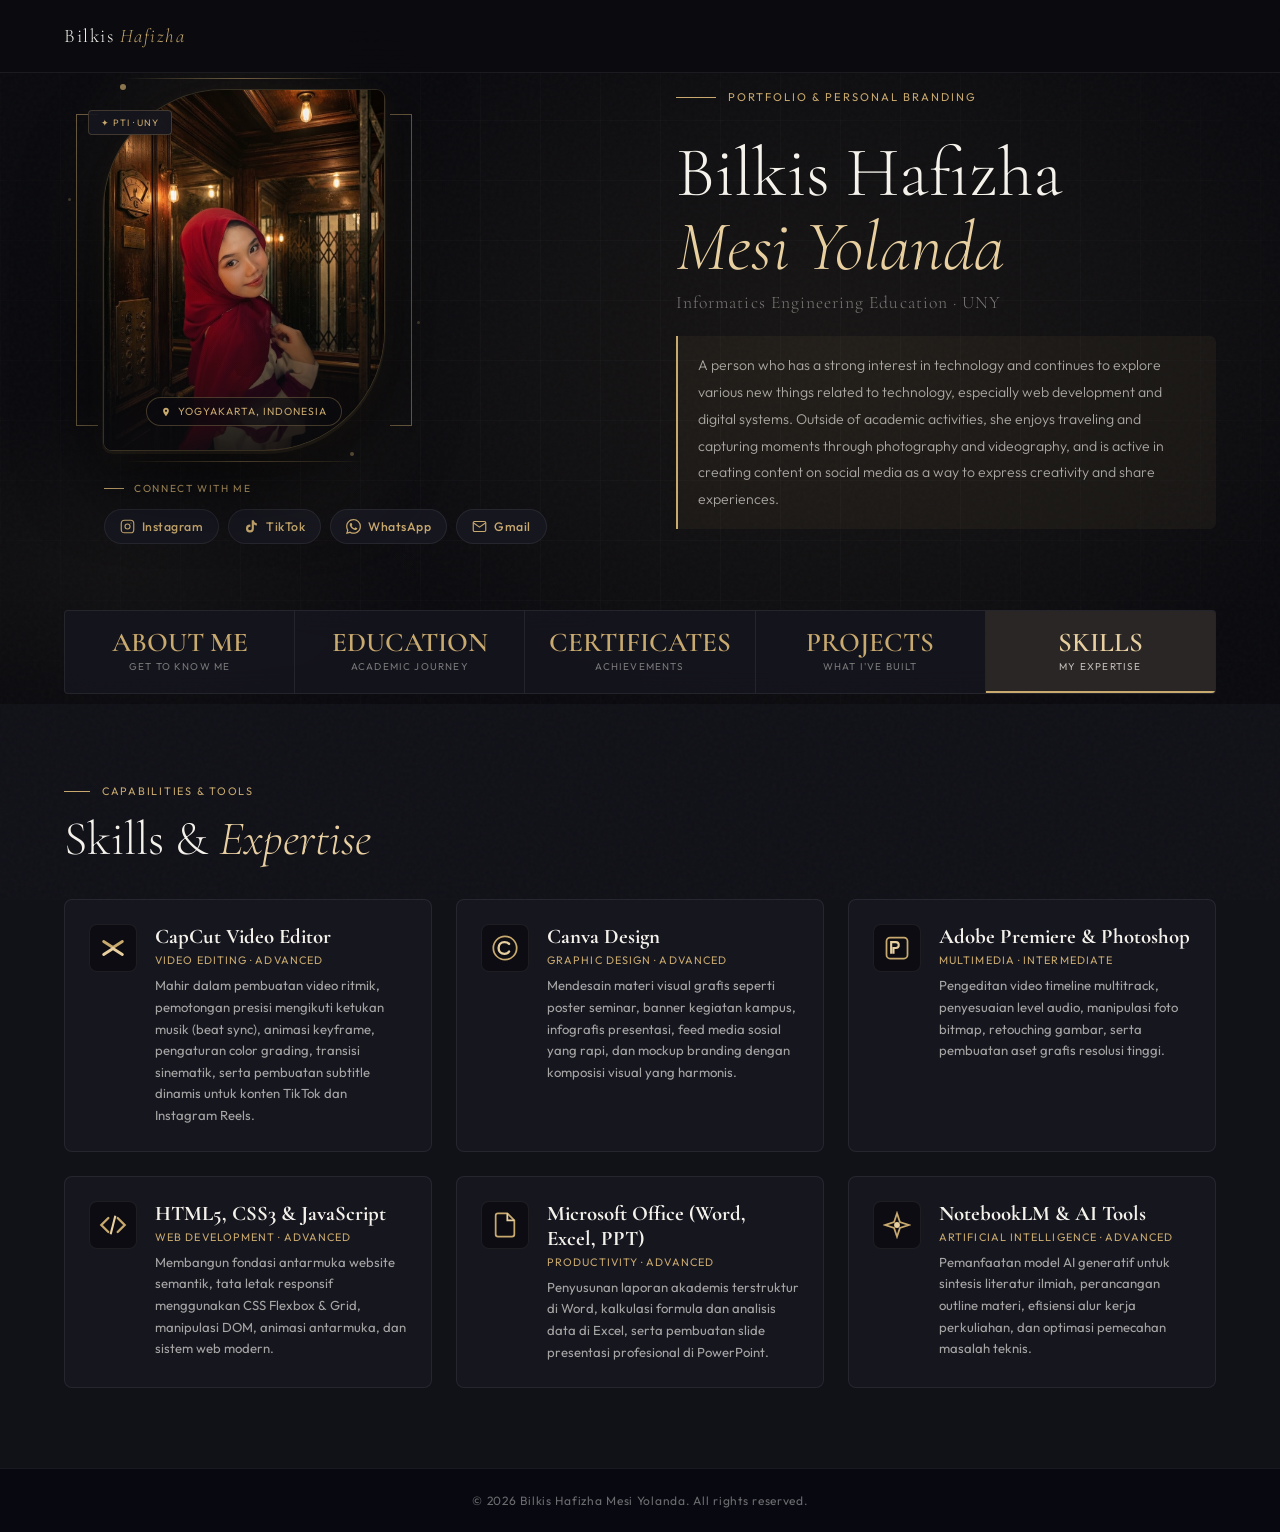
<file: skill.html>
<!DOCTYPE html>
<html lang="en">
<head>
<meta charset="UTF-8"/>
<meta name="viewport" content="width=device-width, initial-scale=1.0"/>
<title>Skills — Bilkis Hafizha</title>
<link href="https://fonts.googleapis.com/css2?family=Cormorant+Garamond:ital,wght@0,300;0,400;0,600;1,300;1,400&family=Outfit:wght@300;400;500;600&display=swap" rel="stylesheet"/>
<style>
:root{--bg:#0b0b0f;--bg2:#111118;--surface:#16161f;--border:rgba(255,255,255,0.07);--gold:#c8a96e;--gold2:#e8cfa0;--gold-glow:rgba(200,169,110,0.15);--white:#f5f2ec;--muted:rgba(245,242,236,0.45);}
*,*::before,*::after{margin:0;padding:0;box-sizing:border-box;}
html{scroll-behavior:smooth;}
body{font-family:'Outfit',sans-serif;background:var(--bg);color:var(--white);overflow-x:hidden;}
body::before{content:'';position:fixed;inset:0;z-index:1;pointer-events:none;opacity:0.025;background-image:url("data:image/svg+xml,%3Csvg viewBox='0 0 256 256' xmlns='http://www.w3.org/2000/svg'%3E%3Cfilter id='n'%3E%3CfeTurbulence type='fractalNoise' baseFrequency='0.9' numOctaves='4' stitchTiles='stitch'/%3E%3C/filter%3E%3Crect width='100%25' height='100%25' filter='url(%23n)'/%3E%3C/svg%3E");}

nav{position:fixed;top:0;left:0;right:0;z-index:500;display:flex;justify-content:space-between;align-items:center;padding:24px 64px;background:rgba(11,11,15,0.8);backdrop-filter:blur(20px);border-bottom:1px solid var(--border);}
.nav-logo{font-family:'Cormorant Garamond',serif;font-size:1.2rem;font-weight:300;letter-spacing:0.08em;color:var(--white);text-decoration:none;}
.nav-logo span{color:var(--gold);font-style:italic;}

/* HERO PERSIS */
.hero{min-height:auto;display:grid;grid-template-columns:1fr 1fr;align-items:start;padding:90px 64px 160px;gap:72px;position:relative;overflow:hidden;}
.hero-bg{position:absolute;inset:0;z-index:0;background:radial-gradient(ellipse 60% 80% at 65% 50%,rgba(200,169,110,0.07) 0%,transparent 70%),radial-gradient(ellipse 40% 40% at 10% 80%,rgba(200,169,110,0.04) 0%,transparent 60%);}
.hero-grid{position:absolute;inset:0;z-index:0;background-image:linear-gradient(rgba(255,255,255,0.02) 1px,transparent 1px),linear-gradient(90deg,rgba(255,255,255,0.02) 1px,transparent 1px);background-size:60px 60px;mask-image:radial-gradient(ellipse 80% 80% at 50% 50%,black 40%,transparent 100%);}

.hero-text{position:relative;z-index:2;animation:fadeUp 0.9s ease both;order:2;display:flex;flex-direction:column;justify-content:center;}
.eyebrow{display:flex;align-items:center;gap:12px;margin-bottom:32px;}
.eyebrow-line{width:40px;height:1px;background:var(--gold);}
.eyebrow-text{font-size:0.7rem;letter-spacing:0.18em;text-transform:uppercase;color:var(--gold);}
.hero-name{font-family:'Cormorant Garamond',serif;font-size:clamp(3rem,5.5vw,4.8rem);font-weight:300;line-height:1.05;margin-bottom:24px;}
.hero-name .italic{font-style:italic;color:var(--gold2);}
.hero-name .sub{font-size:clamp(0.9rem,1.5vw,1.1rem);font-weight:300;font-style:normal;color:var(--muted);letter-spacing:0.06em;display:block;margin-top:10px;}
.hero-desc{font-size:0.88rem;line-height:1.9;max-width:620px;font-weight:300;color:rgba(245,242,236,0.65);background:rgba(200,169,110,0.06);border-left:2px solid var(--gold);padding:16px 20px;border-radius:0 6px 6px 0;}

.hero-right{position:relative;z-index:2;display:flex;flex-direction:column;align-items:flex-start;gap:32px;animation:fadeUp 0.9s 0.15s ease both;order:1;padding-left:40px;}
.hero-contact-wrap{width:100%;}
.hero-contact-label{font-size:0.64rem;letter-spacing:0.16em;text-transform:uppercase;color:var(--gold);margin-bottom:14px;display:flex;align-items:center;gap:10px;}
.hero-contact-label::before{content:'';width:20px;height:1px;background:var(--gold);}
.hero-cpills{display:flex;flex-wrap:wrap;gap:9px;align-items:center;}
.hpill-icon{display:inline-flex;align-items:center;gap:7px;text-decoration:none;padding:9px 15px;border:1px solid var(--border);border-radius:40px;font-family:'Outfit',sans-serif;font-size:0.77rem;font-weight:500;letter-spacing:0.04em;color:var(--gold);background:var(--surface);white-space:nowrap;transition:all 0.25s;cursor:pointer;}
.hpill-icon svg{flex-shrink:0;color:var(--gold);}
.hpill-icon:hover{color:var(--gold2);border-color:rgba(200,169,110,0.45);background:var(--gold-glow);transform:translateY(-2px);box-shadow:0 8px 20px rgba(0,0,0,0.35);}
.hpill-icon:hover svg{color:var(--gold2);}

/* Photo Scene */
.photo-scene{position:relative;width:280px;height:360px;flex-shrink:0;}
.photo-glow{position:absolute;top:50%;left:50%;transform:translate(-50%,-50%);width:380px;height:500px;background:radial-gradient(ellipse 70% 60% at 50% 40%,rgba(200,169,110,0.22) 0%,transparent 65%),radial-gradient(ellipse 40% 50% at 70% 80%,rgba(200,169,110,0.08) 0%,transparent 60%);filter:blur(40px);animation:pulse-glow 5s ease-in-out infinite alternate;pointer-events:none;}
@keyframes pulse-glow{from{opacity:0.7;transform:translate(-50%,-50%) scale(1);}to{opacity:1;transform:translate(-50%,-50%) scale(1.06);}}
.deco-bracket-left{position:absolute;top:24px;left:-28px;width:22px;height:calc(100% - 48px);border-top:1.5px solid rgba(200,169,110,0.5);border-left:1.5px solid rgba(200,169,110,0.5);border-bottom:1.5px solid rgba(200,169,110,0.5);}
.deco-bracket-right{position:absolute;top:24px;right:-28px;width:22px;height:calc(100% - 48px);border-top:1.5px solid rgba(200,169,110,0.5);border-right:1.5px solid rgba(200,169,110,0.5);border-bottom:1.5px solid rgba(200,169,110,0.5);}
.deco-line-top{position:absolute;top:-12px;left:20px;right:20px;height:1px;background:linear-gradient(90deg,transparent,var(--gold),transparent);opacity:0.6;}
.deco-line-bottom{position:absolute;bottom:-12px;left:20px;right:20px;height:1px;background:linear-gradient(90deg,transparent,var(--gold),transparent);opacity:0.6;}
.deco-dot{position:absolute;border-radius:50%;background:var(--gold);}
.deco-dot-1{width:6px;height:6px;top:-6px;left:16px;opacity:0.7;}
.deco-dot-2{width:4px;height:4px;bottom:-6px;right:30px;opacity:0.5;}
.deco-dot-3{width:3px;height:3px;top:30%;left:-36px;opacity:0.3;animation:float-dot 3.5s ease-in-out infinite alternate;}
.deco-dot-4{width:3px;height:3px;bottom:35%;right:-36px;opacity:0.3;animation:float-dot 4.2s ease-in-out infinite alternate-reverse;}
@keyframes float-dot{from{transform:translateY(0);opacity:0.2;}to{transform:translateY(-7px);opacity:0.45;}}
.photo-label-v{position:absolute;right:-54px;top:50%;transform:translateY(-50%) rotate(90deg);font-size:0.5rem;letter-spacing:0.24em;text-transform:uppercase;color:rgba(200,169,110,0.3);white-space:nowrap;pointer-events:none;}
.photo-frame{position:absolute;inset:0;border-radius:120px 8px 120px 8px;overflow:hidden;box-shadow:0 0 0 1px rgba(200,169,110,0.18),0 2px 0 2px rgba(200,169,110,0.06),0 24px 80px rgba(0,0,0,0.75),0 8px 24px rgba(200,169,110,0.08);}
.photo-frame img{width:100%;height:100%;object-fit:cover;display:block;object-position:0% top;transition:transform 0.8s ease;}
.photo-frame:hover img{transform:scale(1.05);}
.photo-frame::before{content:'';position:absolute;inset:0;background:radial-gradient(ellipse at 50% 0%,rgba(200,169,110,0.04) 0%,transparent 60%),linear-gradient(180deg,transparent 45%,rgba(11,11,15,0.45) 75%,rgba(11,11,15,0.85) 100%);z-index:1;pointer-events:none;}
.photo-badge-wrap{position:absolute;bottom:0;left:0;right:0;padding:18px 20px 24px;z-index:2;display:flex;align-items:center;justify-content:center;}
.photo-badge{display:inline-flex;align-items:center;gap:7px;background:rgba(11,11,15,0.6);border:1px solid rgba(200,169,110,0.3);padding:7px 14px;border-radius:40px;font-size:0.65rem;letter-spacing:0.1em;text-transform:uppercase;color:var(--gold);backdrop-filter:blur(12px);}
.photo-chip{position:absolute;top:20px;left:-16px;background:rgba(22,22,31,0.92);border:1px solid rgba(200,169,110,0.25);padding:6px 12px;border-radius:4px;font-size:0.58rem;letter-spacing:0.1em;text-transform:uppercase;color:var(--gold);backdrop-filter:blur(10px);z-index:5;animation:float-chip 4s ease-in-out infinite alternate;}
@keyframes float-chip{from{transform:translateY(0);}to{transform:translateY(-5px);}}

/* TAB BAR */
.tab-bar{position:absolute;bottom:10px;left:64px;right:64px;z-index:2;display:flex;border:1px solid var(--border);border-radius:4px;background:rgba(22,22,31,0.85);backdrop-filter:blur(14px);overflow:hidden;}
.tab-btn{flex:1;padding:18px 8px;text-align:center;border-right:1px solid var(--border);background:transparent;border-top:none;border-bottom:none;border-left:none;cursor:pointer;transition:background 0.25s;display:flex;flex-direction:column;align-items:center;gap:4px;text-decoration:none;}
.tab-btn:last-child{border-right:none;}
.tab-btn-n{font-family:'Cormorant Garamond',serif;font-size:1.7rem;font-weight:600;color:var(--gold);display:block;line-height:1;transition:color 0.25s;}
.tab-btn-l{font-size:0.62rem;letter-spacing:0.12em;text-transform:uppercase;color:var(--muted);transition:color 0.25s;}
.tab-btn:hover{background:var(--gold-glow);}
.tab-btn:hover .tab-btn-n{color:var(--gold2);}
.tab-btn:hover .tab-btn-l{color:rgba(245,242,236,0.7);}
.tab-btn.active{background:rgba(200,169,110,0.12);border-bottom:2px solid var(--gold);}
.tab-btn.active .tab-btn-n{color:var(--gold2);}
.tab-btn.active .tab-btn-l{color:rgba(245,242,236,0.75);}

/* SKILLS CONTENT */
.skills-section{padding:80px 64px 80px;background:var(--bg2);scroll-margin-top:10px;}
.stitle{font-family:'Cormorant Garamond',serif;font-size:clamp(2rem,4vw,3rem);font-weight:300;line-height:1.15;margin-bottom:32px;}
.stitle em{font-style:italic;color:var(--gold2);}
.slabel{display:flex;align-items:center;gap:12px;font-size:0.68rem;letter-spacing:0.16em;text-transform:uppercase;color:var(--gold);margin-bottom:14px;}
.slabel::before{content:'';width:26px;height:1px;background:var(--gold);}
.skills-grid{display:grid;grid-template-columns:repeat(auto-fit, minmax(320px, 1fr));gap:24px;}
.skill-card{background:var(--surface);border:1px solid var(--border);border-radius:8px;padding:24px;display:flex;gap:18px;align-items:flex-start;transition:all 0.25s;}
.skill-card:hover{border-color:rgba(200,169,110,0.4);transform:translateY(-3px);box-shadow:0 8px 24px rgba(0,0,0,0.4);}
.skill-icon-box{width:48px;height:48px;min-width:48px;border-radius:8px;background:rgba(11,11,15,0.8);border:1px solid var(--border);display:flex;align-items:center;justify-content:center;padding:8px;}
.skill-name{font-family:'Cormorant Garamond',serif;font-size:1.3rem;color:var(--white);margin-bottom:4px;}
.skill-cat{font-size:0.68rem;letter-spacing:0.1em;text-transform:uppercase;color:var(--gold);margin-bottom:8px;}
.skill-text{font-size:0.82rem;color:rgba(245,242,236,0.65);line-height:1.65;}

#copy-toast{display:none;position:fixed;bottom:32px;left:50%;transform:translateX(-50%);background:rgba(22,22,31,0.97);border:1px solid rgba(200,169,110,0.4);color:var(--gold);padding:10px 22px;border-radius:40px;font-size:0.75rem;letter-spacing:0.08em;z-index:9999;backdrop-filter:blur(10px);}
footer{background:#080810;border-top:1px solid var(--border);padding:24px 64px;display:flex;justify-content:center;align-items:center;}
.f-copy{font-size:0.75rem;color:rgba(255,255,255,0.4);letter-spacing:0.06em;text-align:center;}
@keyframes fadeUp{from{opacity:0;transform:translateY(24px);}to{opacity:1;transform:translateY(0);}}

@media(max-width:900px){
  nav{padding:18px 24px;}
  .hero{grid-template-columns:1fr;padding:100px 24px 140px;text-align:center;gap:40px;}
  .eyebrow{justify-content:center;}
  .hero-desc{margin:0 auto;max-width:100%;}
  .hero-text{order:2;}.hero-right{order:1;}
  .hero-contact-label{justify-content:center;}
  .hero-cpills{justify-content:center;}
  .photo-scene{width:260px;height:360px;}
  .photo-label-v,.deco-dot-3,.deco-dot-4{display:none;}
  .deco-bracket-left{left:-16px;}.deco-bracket-right{right:-16px;}
  .photo-chip{left:-8px;top:14px;}
  .tab-bar{left:24px;right:24px;bottom:24px;}
  .tab-btn{padding:14px 4px;}
  .tab-btn-n{font-size:1.1rem;}.tab-btn-l{font-size:0.48rem;}
  .skills-section{padding:60px 24px 40px;}
  .skills-grid{grid-template-columns:1fr;}
  footer{padding:24px;}
}
@media(max-width:559px){
  .tab-bar{display:none;}
  .hpill-icon{padding:8px 12px;font-size:0.72rem;}
}

.nav-toggle{display:none;background:none;border:none;color:var(--white);cursor:pointer;padding:8px;z-index:601;position:relative;width:34px;height:34px;align-items:center;justify-content:center;}
.nav-toggle span{display:block;width:20px;height:2px;background:var(--white);border-radius:2px;position:absolute;transition:all .3s ease;}
.nav-toggle span:nth-child(1){transform:translateY(-6px);}
.nav-toggle span:nth-child(3){transform:translateY(6px);}
.nav-toggle.open span:nth-child(1){transform:rotate(45deg);}
.nav-toggle.open span:nth-child(2){opacity:0;}
.nav-toggle.open span:nth-child(3){transform:rotate(-45deg);}
.menu-overlay-bg{position:fixed;inset:0;background:rgba(0,0,0,0.55);z-index:550;opacity:0;pointer-events:none;transition:opacity .3s ease;}
.menu-overlay-bg.open{opacity:1;pointer-events:all;}
.mobile-menu{position:fixed;top:0;right:-85%;width:78%;max-width:320px;height:100%;background:rgba(14,14,20,0.98);backdrop-filter:blur(20px);z-index:600;transition:right .35s ease;border-left:1px solid var(--border);padding:96px 24px 40px;display:flex;flex-direction:column;gap:8px;overflow-y:auto;box-shadow:-20px 0 60px rgba(0,0,0,0.5);}
.mobile-menu.open{right:0;}
.mm-link{display:flex;flex-direction:column;gap:3px;text-decoration:none;color:var(--white);padding:14px 16px;border-radius:8px;border:1px solid transparent;font-family:'Outfit',sans-serif;transition:all .2s;}
.mm-link:hover{background:rgba(200,169,110,0.08);}
.mm-link.active{background:rgba(200,169,110,0.14);border-color:rgba(200,169,110,0.4);}
.mm-t{font-family:'Cormorant Garamond',serif;font-size:1.15rem;font-weight:600;color:var(--gold2);}
.mm-sub{font-size:0.66rem;letter-spacing:0.08em;text-transform:uppercase;color:var(--muted);}
@media(max-width:900px){
  .nav-toggle{display:flex;}
}
</style>
</head>
<body>

<nav><a class="nav-logo" href="index.html">Bilkis <span>Hafizha</span></a><button class="nav-toggle" id="navToggle" onclick="toggleMenu()" aria-label="Menu"><span></span><span></span><span></span></button></nav>
<div class="menu-overlay-bg" id="menuOverlayBg" onclick="toggleMenu()"></div>
<div class="mobile-menu" id="mobileMenu">
    <a href="about.html#about-section" class="mm-link" onclick="toggleMenu()"><span class="mm-t">About Me</span><span class="mm-sub">Get to know me</span></a>
    <a href="education.html#education-section" class="mm-link" onclick="toggleMenu()"><span class="mm-t">Education</span><span class="mm-sub">Academic journey</span></a>
    <a href="sertifikat.html#cert-section" class="mm-link" onclick="toggleMenu()"><span class="mm-t">Certificates</span><span class="mm-sub">Achievements</span></a>
    <a href="project.html#proj-section" class="mm-link" onclick="toggleMenu()"><span class="mm-t">Projects</span><span class="mm-sub">What I've built</span></a>
    <a href="#skills-section" class="mm-link active" onclick="toggleMenu()"><span class="mm-t">Skills</span><span class="mm-sub">My expertise</span></a>
</div>


<section class="hero" id="hero-section">
  <div class="hero-bg"></div>
  <div class="hero-grid"></div>
  <div class="hero-text">
    <div class="eyebrow"><span class="eyebrow-line"></span><span class="eyebrow-text">Portfolio &amp; Personal Branding</span></div>
    <h1 class="hero-name">Bilkis Hafizha<br/><span class="italic">Mesi Yolanda</span><span class="sub">Informatics Engineering Education &middot; UNY</span></h1>
    <p class="hero-desc">A person who has a strong interest in technology and continues to explore various new things related to technology, especially web development and digital systems. Outside of academic activities, she enjoys traveling and capturing moments through photography and videography, and is active in creating content on social media as a way to express creativity and share experiences.</p>
  </div>
  <div class="hero-right">
    <div class="photo-scene">
      <div class="photo-glow"></div>
      <div class="deco-bracket-left"></div><div class="deco-bracket-right"></div>
      <div class="deco-line-top"></div><div class="deco-line-bottom"></div>
      <div class="deco-dot deco-dot-1"></div><div class="deco-dot deco-dot-2"></div>
      <div class="deco-dot deco-dot-3"></div><div class="deco-dot deco-dot-4"></div>
      <span class="photo-label-v">Yogyakarta &middot; Indonesia &middot; UNY 2024</span>
      <div class="photo-chip">&#10022; PTI &middot; UNY</div>
      <div class="photo-frame">
        <img src="profil.jpg" alt="Bilkis Hafizha Mesi Yolanda"/>
        <div class="photo-badge-wrap">
          <div class="photo-badge">
            <svg width="10" height="10" fill="currentColor" viewBox="0 0 24 24"><path d="M12 2C8.13 2 5 5.13 5 9c0 5.25 7 13 7 13s7-7.75 7-13c0-3.87-3.13-7-7-7zm0 9.5c-1.38 0-2.5-1.12-2.5-2.5s1.12-2.5 2.5-2.5 2.5 1.12 2.5 2.5-1.12 2.5-2.5 2.5z"/></svg>
            Yogyakarta, Indonesia
          </div>
        </div>
      </div>
    </div>
    <div class="hero-contact-wrap">
      <p class="hero-contact-label">Connect With Me</p>
      <div class="hero-cpills">
        <a class="hpill-icon" href="https://www.instagram.com/bilkis_ylnda/" target="_blank" rel="noopener"><svg width="15" height="15" fill="none" stroke="currentColor" stroke-width="1.8" viewBox="0 0 24 24"><rect x="2" y="2" width="20" height="20" rx="5"/><circle cx="12" cy="12" r="4"/><circle cx="17.5" cy="6.5" r="0.8" fill="currentColor" stroke="none"/></svg>Instagram</a>
        <a class="hpill-icon" href="https://www.tiktok.com/@userbaruuyaa" target="_blank" rel="noopener"><svg width="15" height="15" viewBox="0 0 24 24" fill="currentColor"><path d="M19.59 6.69a4.83 4.83 0 01-3.77-4.25V2h-3.45v13.67a2.89 2.89 0 01-2.88 2.5 2.89 2.89 0 01-2.89-2.89 2.89 2.89 0 012.89-2.89c.28 0 .54.04.79.1V9.01a6.33 6.33 0 00-.79-.05 6.34 6.34 0 00-6.34 6.34 6.34 6.34 0 006.34 6.34 6.34 6.34 0 006.33-6.34V8.69a8.17 8.17 0 004.78 1.52V6.77a4.85 4.85 0 01-1.01-.08z"/></svg>TikTok</a>
        <a class="hpill-icon" href="https://wa.me/6289533865173" target="_blank" rel="noopener"><svg width="15" height="15" fill="currentColor" viewBox="0 0 24 24"><path d="M17.472 14.382c-.297-.149-1.758-.867-2.03-.967-.273-.099-.471-.148-.67.15-.197.297-.767.966-.94 1.164-.173.199-.347.223-.644.075-.297-.15-1.255-.463-2.39-1.475-.883-.788-1.48-1.761-1.653-2.059-.173-.297-.018-.458.13-.606.134-.133.298-.347.446-.52.149-.174.198-.298.298-.497.099-.198.05-.371-.025-.52-.075-.149-.669-1.612-.916-2.207-.242-.579-.487-.5-.669-.51-.173-.008-.371-.01-.57-.01-.198 0-.52.074-.792.372-.272.297-1.04 1.016-1.04 2.479 0 1.462 1.065 2.875 1.213 3.074.149.198 2.096 3.2 5.077 4.487.709.306 1.262.489 1.694.625.712.227 1.36.195 1.871.118.571-.085 1.758-.719 2.006-1.413.248-.694.248-1.289.173-1.413-.074-.124-.272-.198-.57-.347m-5.421 7.403h-.004a9.87 9.87 0 01-5.031-1.378l-.361-.214-3.741.982.998-3.648-.235-.374a9.86 9.86 0 01-1.51-5.26c.001-5.45 4.436-9.884 9.888-9.884 2.64 0 5.122 1.03 6.988 2.898a9.825 9.825 0 012.893 6.994c-.003 5.45-4.437 9.884-9.885 9.884m8.413-18.297A11.815 11.815 0 0012.05 0C5.495 0 .16 5.335.157 11.892c0 2.096.547 4.142 1.588 5.945L.057 24l6.305-1.654a11.882 11.882 0 005.683 1.448h.005c6.554 0 11.89-5.335 11.893-11.893a11.821 11.821 0 00-3.48-8.413z"/></svg>WhatsApp</a>
        <a class="hpill-icon" href="mailto:bilkishafizha2005@gmail.com" onclick="copyEmail(event)"><svg width="15" height="15" fill="none" stroke="currentColor" stroke-width="1.8" viewBox="0 0 24 24"><path d="M4 4h16a2 2 0 012 2v12a2 2 0 01-2 2H4a2 2 0 01-2-2V6a2 2 0 012-2z"/><polyline points="22,6 12,13 2,6"/></svg>Gmail</a>
      </div>
    </div>
  </div>
  <div id="copy-toast">Email copied!</div>
  <div class="tab-bar">
    <a href="about.html#about-section" class="tab-btn"><span class="tab-btn-n">ABOUT ME</span><span class="tab-btn-l">Get to know me</span></a>
    <a href="education.html#education-section" class="tab-btn"><span class="tab-btn-n">EDUCATION</span><span class="tab-btn-l">Academic journey</span></a>
    <a href="sertifikat.html#cert-section" class="tab-btn"><span class="tab-btn-n">CERTIFICATES</span><span class="tab-btn-l">Achievements</span></a>
    <a href="project.html#proj-section" class="tab-btn"><span class="tab-btn-n">PROJECTS</span><span class="tab-btn-l">What I've built</span></a>
    <a href="#skills-section" class="tab-btn active"><span class="tab-btn-n">SKILLS</span><span class="tab-btn-l">My expertise</span></a>
  </div>
</section>

<!-- SKILLS CONTENT -->
<div class="skills-section" id="skills-section">
  <div class="slabel">Capabilities &amp; Tools</div>
  <h2 class="stitle">Skills &amp; <em>Expertise</em></h2>
  <div class="skills-grid">

    <!-- CapCut -->
    <div class="skill-card">
      <div class="skill-icon-box">
        <svg viewBox="0 0 24 24" fill="none" width="28" height="28"><path d="M4 6.5L12 11.5L20 6.5" stroke="#c8a96e" stroke-width="2.5" stroke-linecap="round"/><path d="M4 17.5L12 12.5L20 17.5" stroke="#e8cfa0" stroke-width="2.5" stroke-linecap="round"/></svg>
      </div>
      <div>
        <h3 class="skill-name">CapCut Video Editor</h3>
        <div class="skill-cat">Video Editing &middot; Advanced</div>
        <p class="skill-text">Mahir dalam pembuatan video ritmik, pemotongan presisi mengikuti ketukan musik (beat sync), animasi keyframe, pengaturan color grading, transisi sinematik, serta pembuatan subtitle dinamis untuk konten TikTok dan Instagram Reels.</p>
      </div>
    </div>

    <!-- Canva -->
    <div class="skill-card">
      <div class="skill-icon-box">
        <svg viewBox="0 0 24 24" fill="none" width="28" height="28"><circle cx="12" cy="12" r="10" stroke="#c8a96e" stroke-width="1.5"/><path d="M15.5 8.5C14.5 7.5 13 7 11.5 7C8.5 7 6.5 9.2 6.5 12C6.5 14.8 8.5 17 11.5 17C13.2 17 14.7 16.3 15.5 15" stroke="#e8cfa0" stroke-width="2" stroke-linecap="round"/></svg>
      </div>
      <div>
        <h3 class="skill-name">Canva Design</h3>
        <div class="skill-cat">Graphic Design &middot; Advanced</div>
        <p class="skill-text">Mendesain materi visual grafis seperti poster seminar, banner kegiatan kampus, infografis presentasi, feed media sosial yang rapi, dan mockup branding dengan komposisi visual yang harmonis.</p>
      </div>
    </div>

    <!-- Adobe Suite -->
    <div class="skill-card">
      <div class="skill-icon-box">
        <svg viewBox="0 0 24 24" fill="none" width="28" height="28"><rect x="3" y="3" width="18" height="18" rx="3" stroke="#c8a96e" stroke-width="1.5"/><path d="M7 17V7H11C12.5 7 13.5 8 13.5 9.5C13.5 11 12.5 12 11 12H9V17" stroke="#e8cfa0" stroke-width="1.8"/></svg>
      </div>
      <div>
        <h3 class="skill-name">Adobe Premiere &amp; Photoshop</h3>
        <div class="skill-cat">Multimedia &middot; Intermediate</div>
        <p class="skill-text">Pengeditan video timeline multitrack, penyesuaian level audio, manipulasi foto bitmap, retouching gambar, serta pembuatan aset grafis resolusi tinggi.</p>
      </div>
    </div>

    <!-- Web Programming -->
    <div class="skill-card">
      <div class="skill-icon-box">
        <svg viewBox="0 0 24 24" fill="none" width="28" height="28"><path d="M16 18L22 12L16 6" stroke="#c8a96e" stroke-width="2" stroke-linecap="round"/><path d="M8 6L2 12L8 18" stroke="#c8a96e" stroke-width="2" stroke-linecap="round"/><path d="M14 4L10 20" stroke="#e8cfa0" stroke-width="1.8"/></svg>
      </div>
      <div>
        <h3 class="skill-name">HTML5, CSS3 &amp; JavaScript</h3>
        <div class="skill-cat">Web Development &middot; Advanced</div>
        <p class="skill-text">Membangun fondasi antarmuka website semantik, tata letak responsif menggunakan CSS Flexbox &amp; Grid, manipulasi DOM, animasi antarmuka, dan sistem web modern.</p>
      </div>
    </div>

    <!-- Microsoft Office -->
    <div class="skill-card">
      <div class="skill-icon-box">
        <svg viewBox="0 0 24 24" fill="none" width="28" height="28"><path d="M14 2H6C4.9 2 4 2.9 4 4V20C4 21.1 4.9 22 6 22H18C19.1 22 20 21.1 20 20V8L14 2Z" stroke="#c8a96e" stroke-width="1.5"/><path d="M14 2V8H20" stroke="#e8cfa0" stroke-width="1.5"/></svg>
      </div>
      <div>
        <h3 class="skill-name">Microsoft Office (Word, Excel, PPT)</h3>
        <div class="skill-cat">Productivity &middot; Advanced</div>
        <p class="skill-text">Penyusunan laporan akademis terstruktur di Word, kalkulasi formula dan analisis data di Excel, serta pembuatan slide presentasi profesional di PowerPoint.</p>
      </div>
    </div>

    <!-- NotebookLM & AI -->
    <div class="skill-card">
      <div class="skill-icon-box">
        <svg viewBox="0 0 24 24" fill="none" width="28" height="28"><path d="M12 2L14.5 9.5L22 12L14.5 14.5L12 22L9.5 14.5L2 12L9.5 9.5L12 2Z" stroke="#c8a96e" stroke-width="1.5"/><circle cx="12" cy="12" r="2.5" fill="#e8cfa0"/></svg>
      </div>
      <div>
        <h3 class="skill-name">NotebookLM &amp; AI Tools</h3>
        <div class="skill-cat">Artificial Intelligence &middot; Advanced</div>
        <p class="skill-text">Pemanfaatan model AI generatif untuk sintesis literatur ilmiah, perancangan outline materi, efisiensi alur kerja perkuliahan, dan optimasi pemecahan masalah teknis.</p>
      </div>
    </div>

  </div>
</div>

<footer>
  <p class="f-copy">&copy; 2026 Bilkis Hafizha Mesi Yolanda. All rights reserved.</p>
</footer>

<script>
function toggleMenu(){
  document.getElementById('mobileMenu').classList.toggle('open');
  document.getElementById('menuOverlayBg').classList.toggle('open');
  document.getElementById('navToggle').classList.toggle('open');
}

function copyEmail(e) {
  navigator.clipboard.writeText('bilkishafizha2005@gmail.com').then(() => {
    const t = document.getElementById('copy-toast');
    t.style.display = 'block';
    setTimeout(() => { t.style.display = 'none'; }, 2500);
  });
}
window.addEventListener('DOMContentLoaded', () => {
  if (window.location.hash) {
    const el = document.querySelector(window.location.hash);
    if (el) el.scrollIntoView({ behavior: 'smooth' });
  }
});
</script>

</body>
</html>
</file>
